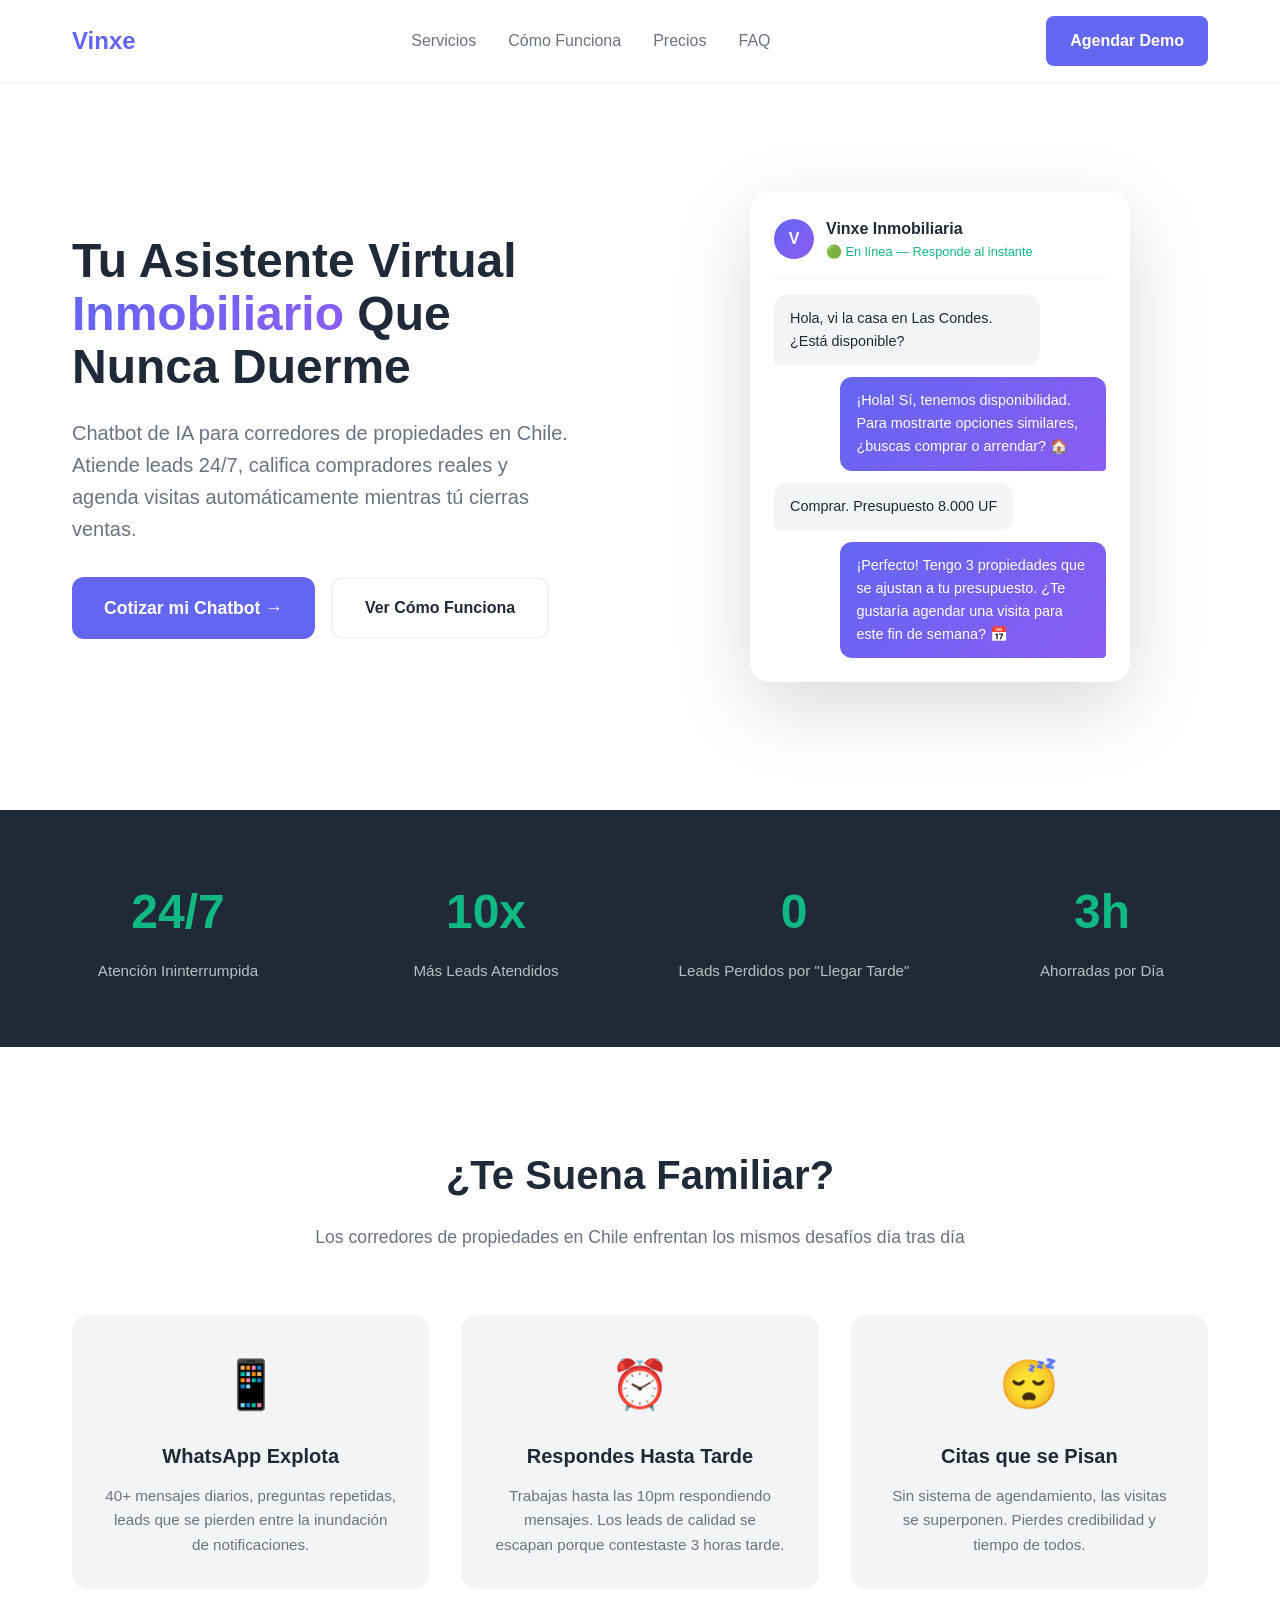
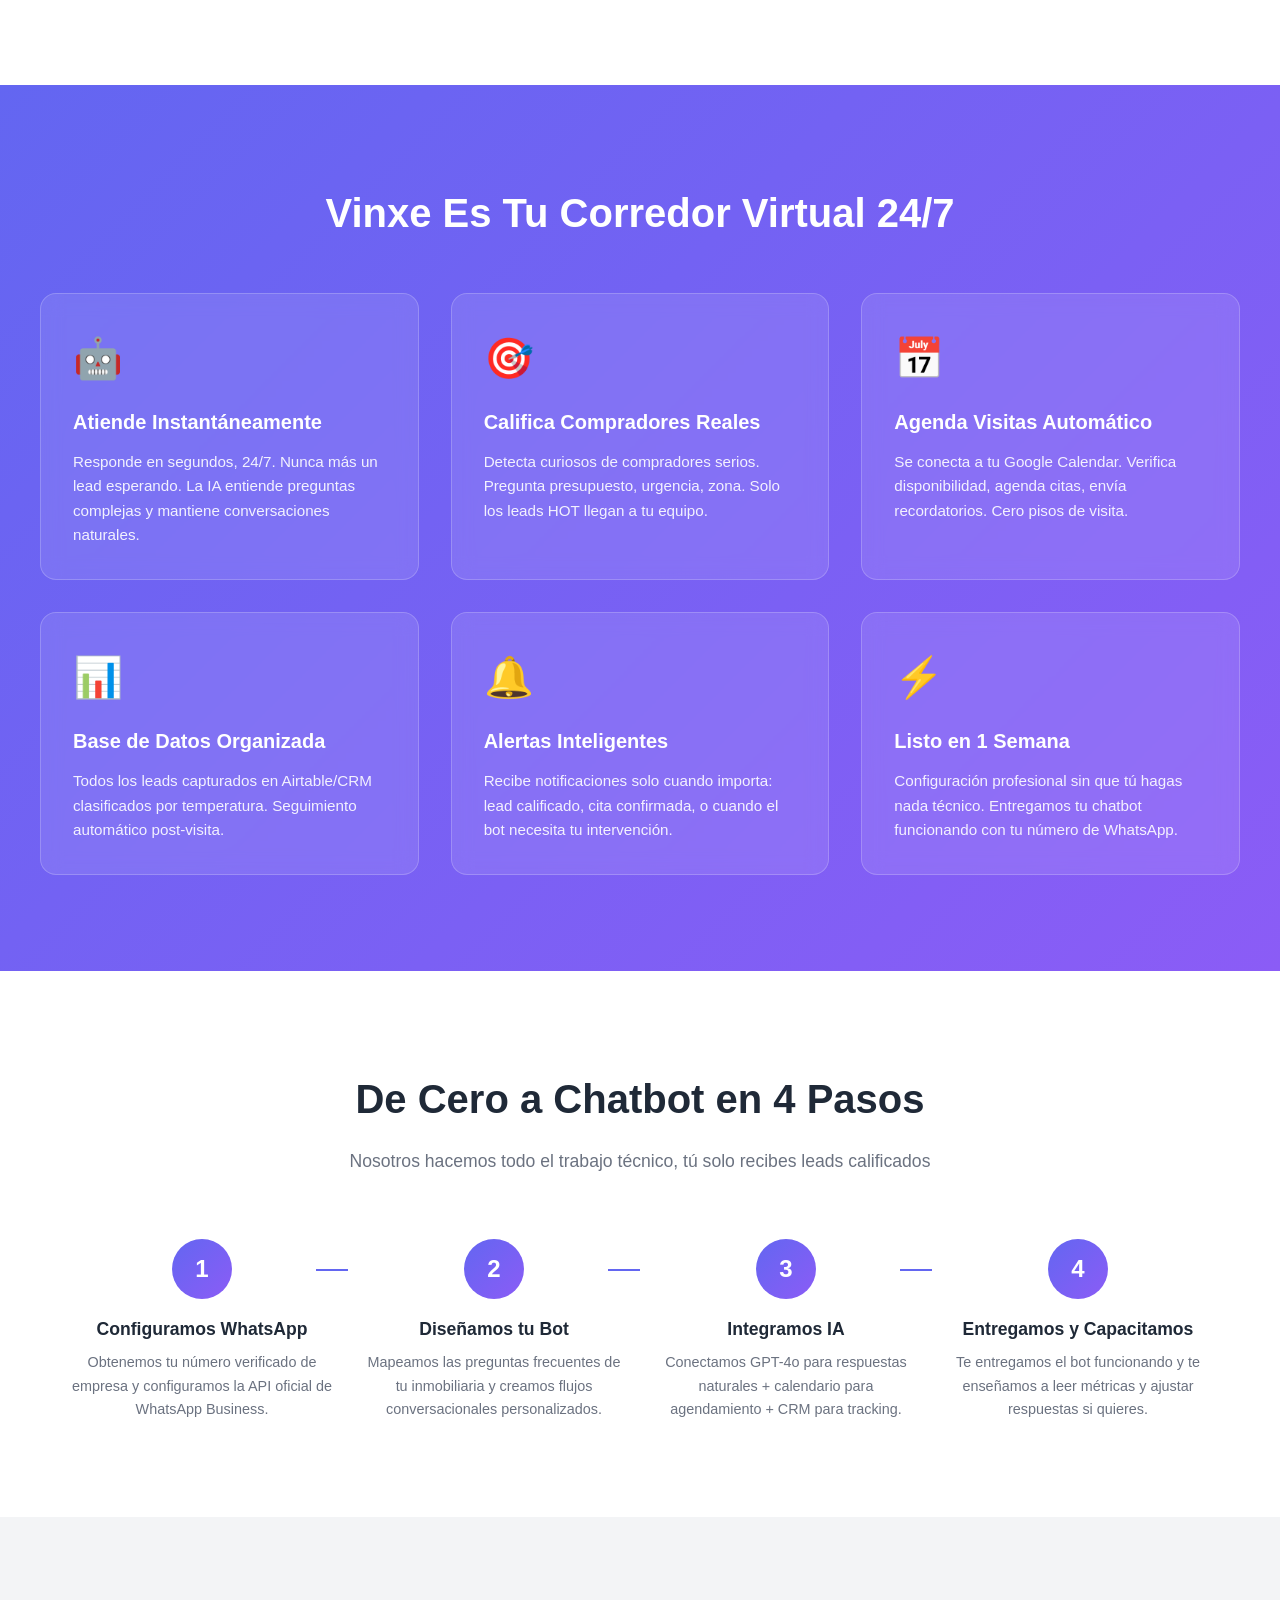
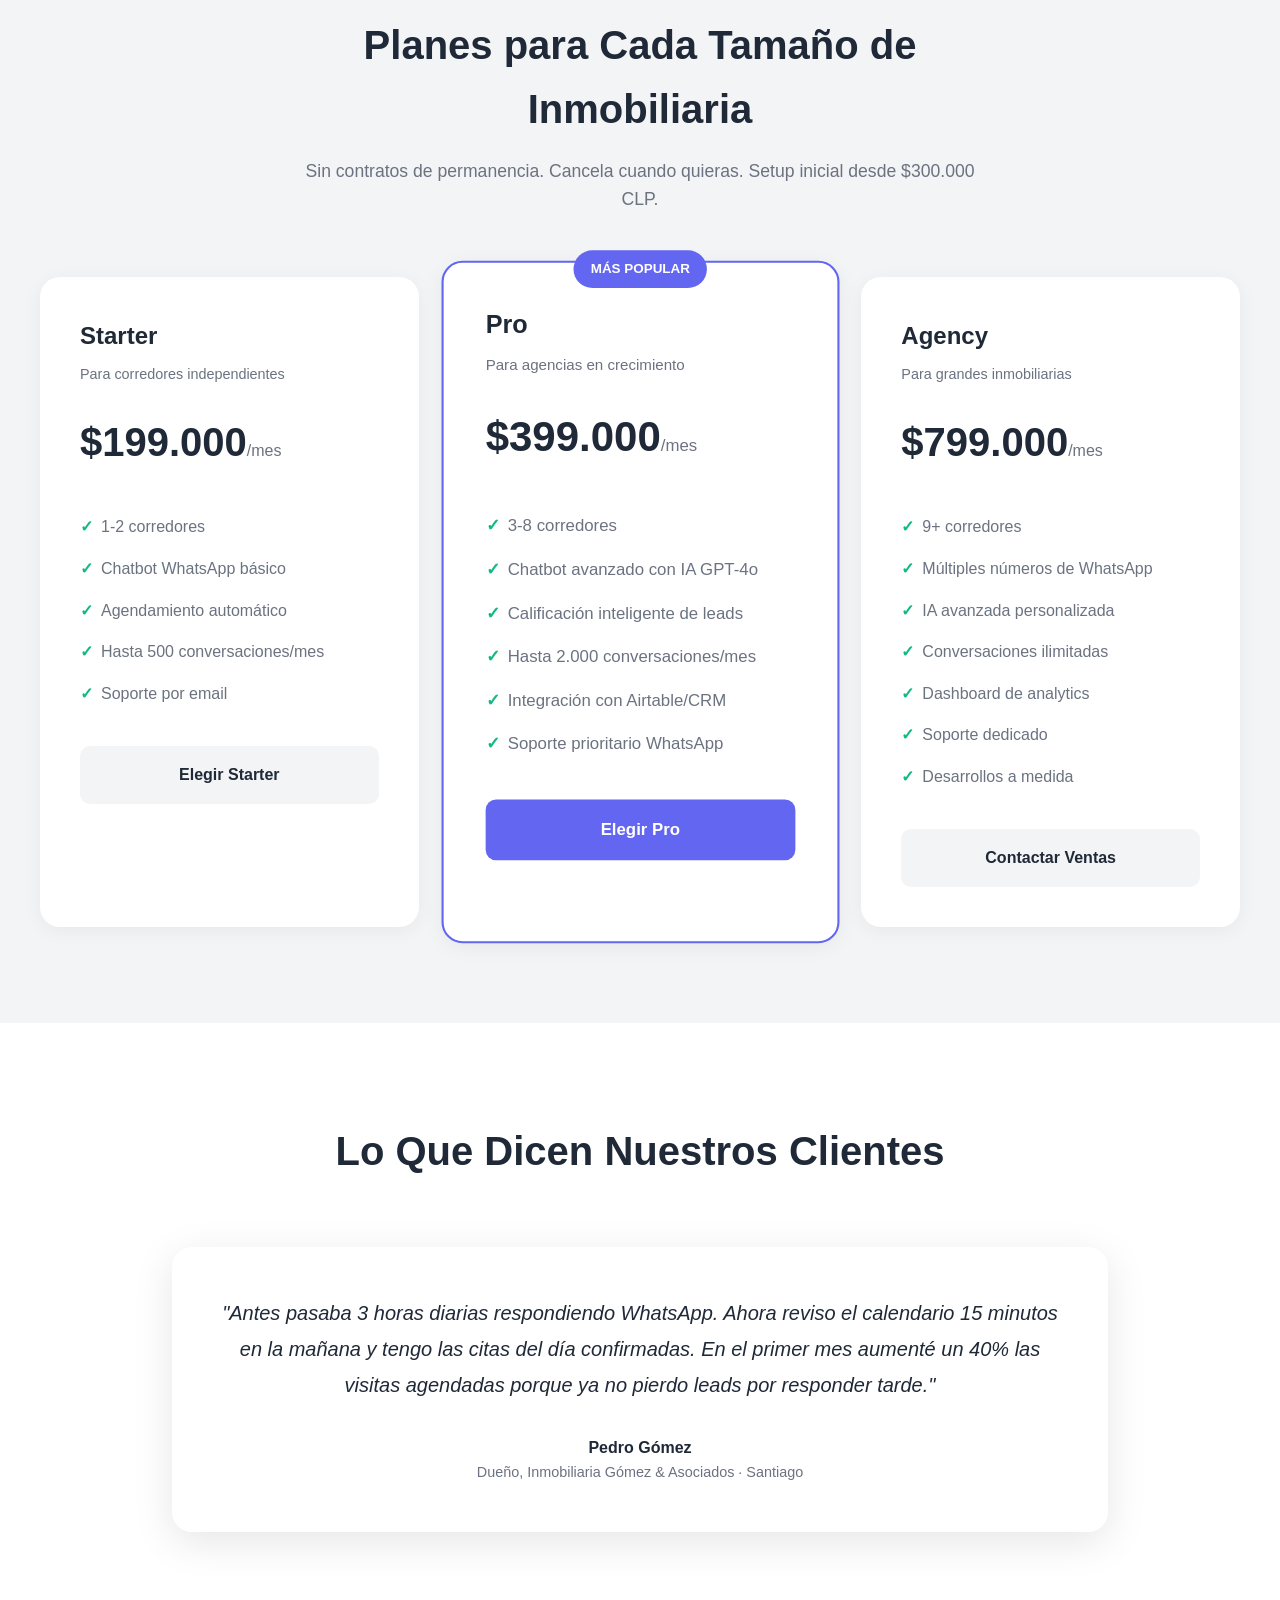
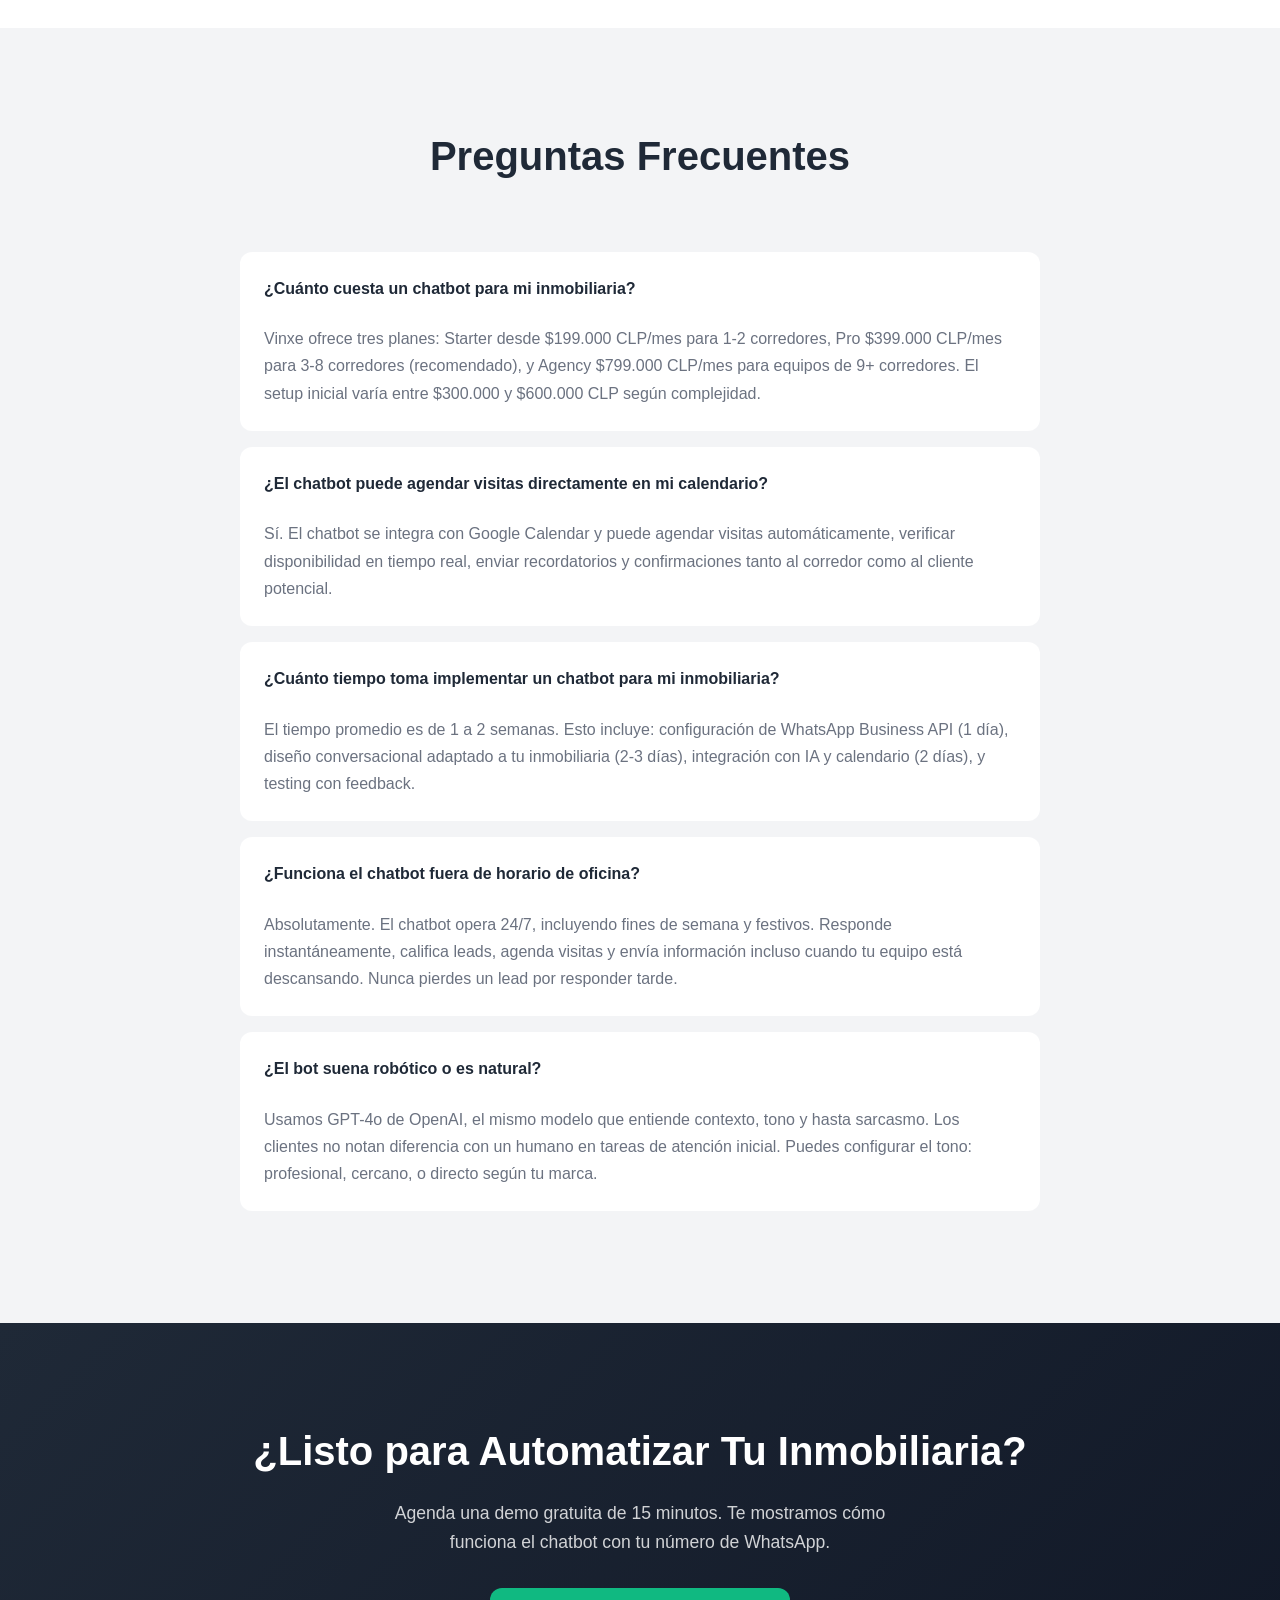
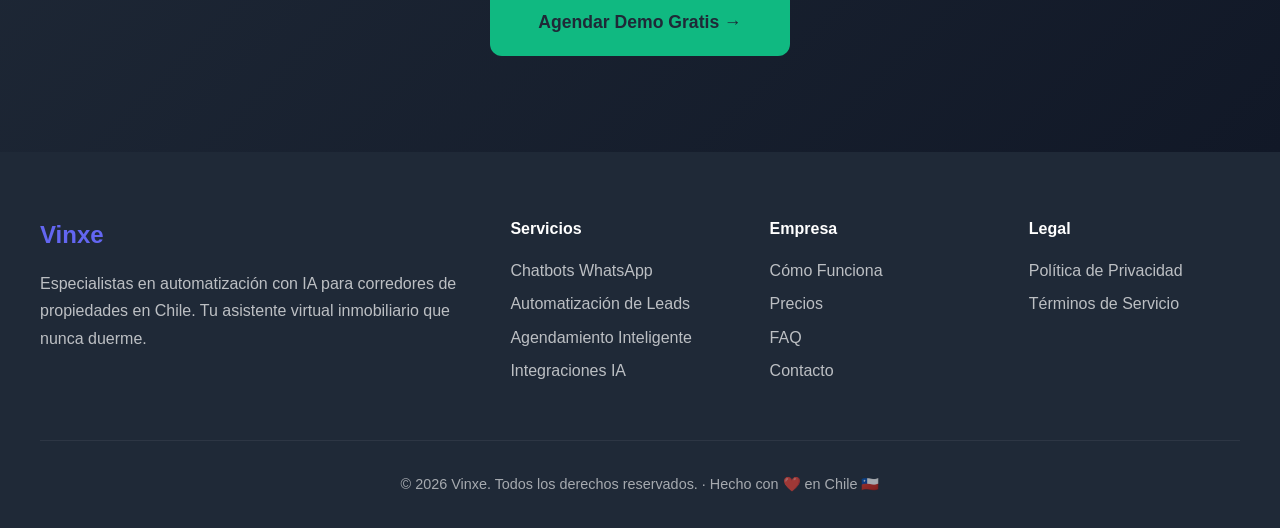
<file: vinxe-landing-inmobiliaria.html>
<!DOCTYPE html>
<html lang="es-CL">
<head>
    <meta charset="UTF-8">
    <meta name="viewport" content="width=device-width, initial-scale=1.0">
    
    <!-- SEO Meta Tags -->
    <title>Vinxe — Chatbots IA para Corredores de Propiedades | Chile</title>
    <meta name="description" content="Automatización con IA para corredores de propiedades en Chile. Chatbot WhatsApp que atiende leads 24/7, califica compradores y agenda visitas. Desde $199K/mes.">
    <meta name="keywords" content="chatbot inmobiliaria, automatización corredores propiedades, IA inmobiliaria Chile, WhatsApp Business inmobiliaria, chatbot corredor propiedades">
    <meta name="author" content="Vinxe">
    <meta name="robots" content="index, follow">
    <link rel="canonical" href="https://vynxe.cl/">
    
    <!-- Open Graph / Facebook -->
    <meta property="og:type" content="website">
    <meta property="og:url" content="https://vynxe.cl/">
    <meta property="og:title" content="Vinxe — Automatizamos Corredores de Propiedades con IA">
    <meta property="og:description" content="Tu asistente virtual inmobiliario atiende leads 24/7, califica compradores y agenda visitas automáticamente. Especialistas en inmobiliarias chilenas.">
    <meta property="og:image" content="https://vynxe.cl/og-image.jpg">
    <meta property="og:locale" content="es_CL">
    <meta property="og:site_name" content="Vinxe">
    
    <!-- Twitter -->
    <meta name="twitter:card" content="summary_large_image">
    <meta name="twitter:url" content="https://vynxe.cl/">
    <meta name="twitter:title" content="Vinxe — Chatbots IA para Corredores de Propiedades">
    <meta name="twitter:description" content="Automatiza tu inmobiliaria con IA. Chatbot WhatsApp que atiende 24/7, califica leads y agenda visitas.">
    <meta name="twitter:image" content="https://vynxe.cl/og-image.jpg">
    
    <!-- Favicon -->
    <link rel="icon" type="image/svg+xml" href="/favicon.svg">
    <link rel="apple-touch-icon" sizes="180x180" href="/apple-touch-icon.png">
    
    <!-- Schema.org Markup -->
    <script type="application/ld+json">
    {
        "@context": "https://schema.org",
        "@type": "Organization",
        "name": "Vinxe",
        "alternateName": "Vinxe Agencia de Automatización",
        "url": "https://vynxe.cl",
        "logo": "https://vynxe.cl/logo.png",
        "description": "Agencia especializada en automatización con IA para corredores de propiedades en Chile. Chatbots WhatsApp, flujos automatizados y integraciones.",
        "address": {
            "@type": "PostalAddress",
            "addressCountry": "CL",
            "addressLocality": "Santiago"
        },
        "areaServed": {
            "@type": "Country",
            "name": "Chile"
        },
        "serviceType": [
            "Automatización Inmobiliaria",
            "Chatbots WhatsApp",
            "Integraciones IA",
            "Automatización de Procesos"
        ],
        "priceRange": "$199.000 - $799.000 CLP",
        "sameAs": [
            "https://instagram.com/vinxe.cl",
            "https://linkedin.com/company/vinxe"
        ]
    }
    </script>
    
    <!-- LocalBusiness Schema -->
    <script type="application/ld+json">
    {
        "@context": "https://schema.org",
        "@type": "LocalBusiness",
        "name": "Vinxe",
        "description": "Especialistas en automatización con IA para el sector inmobiliario chileno",
        "url": "https://vynxe.cl",
        "telephone": "+56-9-XXXX-XXXX",
        "email": "hola@vynxe.cl",
        "address": {
            "@type": "PostalAddress",
            "addressCountry": "CL",
            "addressLocality": "Santiago",
            "addressRegion": "RM"
        },
        "geo": {
            "@type": "GeoCoordinates",
            "latitude": "-33.4489",
            "longitude": "-70.6693"
        },
        "openingHours": ["Mo-Fr 09:00-18:00"],
        "priceRange": "$199.000 - $799.000 CLP",
        "currenciesAccepted": "CLP",
        "paymentAccepted": "Transferencia, WebPay"
    }
    </script>
    
    <!-- FAQ Schema -->
    <script type="application/ld+json">
    {
        "@context": "https://schema.org",
        "@type": "FAQPage",
        "mainEntity": [{
            "@type": "Question",
            "name": "¿Cuánto cuesta un chatbot para mi inmobiliaria?",
            "acceptedAnswer": {
                "@type": "Answer",
                "text": "Vinxe ofrece tres planes: Starter desde $199.000 CLP/mes para 1-2 corredores, Pro $399.000 CLP/mes para 3-8 corredores (recomendado), y Agency $799.000 CLP/mes para equipos de 9+ corredores. El setup inicial varía entre $300.000 y $600.000 CLP según complejidad."
            }
        }, {
            "@type": "Question",
            "name": "¿El chatbot puede agendar visitas directamente en mi calendario?",
            "acceptedAnswer": {
                "@type": "Answer",
                "text": "Sí. El chatbot se integra con Google Calendar y puede agendar visitas automáticamente, verificar disponibilidad en tiempo real, enviar recordatorios y confirmaciones tanto al corredor como al cliente potencial."
            }
        }, {
            "@type": "Question",
            "name": "¿Cuánto tiempo toma implementar un chatbot para mi inmobiliaria?",
            "acceptedAnswer": {
                "@type": "Answer",
                "text": "El tiempo promedio es de 1 a 2 semanas. Esto incluye: configuración de WhatsApp Business API (1 día), diseño conversacional adaptado a tu inmobiliaria (2-3 días), integración con IA y calendario (2 días), y testing con feedback."
            }
        }, {
            "@type": "Question",
            "name": "¿Funciona el chatbot fuera de horario de oficina?",
            "acceptedAnswer": {
                "@type": "Answer",
                "text": "Absolutamente. El chatbot opera 24/7, incluyendo fines de semana y festivos. Responde instantáneamente, califica leads, agenda visitas y envía información incluso cuando tu equipo está descansando. Nunca pierdes un lead por responder tarde."
            }
        }]
    }
    </script>
    
    <style>
        :root {
            --primary: #6366F1;
            --primary-dark: #4F46E5;
            --secondary: #8B5CF6;
            --accent: #10B981;
            --dark: #1F2937;
            --gray: #6B7280;
            --light: #F3F4F6;
            --white: #FFFFFF;
        }
        
        * {
            margin: 0;
            padding: 0;
            box-sizing: border-box;
        }
        
        body {
            font-family: -apple-system, BlinkMacSystemFont, 'Segoe UI', Roboto, 'Helvetica Neue', Arial, sans-serif;
            line-height: 1.6;
            color: var(--dark);
            background: var(--white);
        }
        
        /* Header & Navigation */
        header {
            position: fixed;
            top: 0;
            width: 100%;
            background: rgba(255, 255, 255, 0.95);
            backdrop-filter: blur(10px);
            z-index: 1000;
            border-bottom: 1px solid var(--light);
        }
        
        nav {
            max-width: 1200px;
            margin: 0 auto;
            padding: 1rem 2rem;
            display: flex;
            justify-content: space-between;
            align-items: center;
        }
        
        .logo {
            font-size: 1.5rem;
            font-weight: 800;
            color: var(--primary);
            text-decoration: none;
        }
        
        .nav-links {
            display: flex;
            gap: 2rem;
            list-style: none;
        }
        
        .nav-links a {
            color: var(--gray);
            text-decoration: none;
            font-weight: 500;
            transition: color 0.3s;
        }
        
        .nav-links a:hover {
            color: var(--primary);
        }
        
        .nav-cta {
            background: var(--primary);
            color: var(--white);
            padding: 0.75rem 1.5rem;
            border-radius: 8px;
            text-decoration: none;
            font-weight: 600;
            transition: background 0.3s;
        }
        
        .nav-cta:hover {
            background: var(--primary-dark);
        }
        
        /* Hero Section */
        .hero {
            padding: 8rem 2rem 4rem;
            max-width: 1200px;
            margin: 0 auto;
            display: grid;
            grid-template-columns: 1fr 1fr;
            gap: 4rem;
            align-items: center;
            min-height: 90vh;
        }
        
        .hero-content h1 {
            font-size: 3rem;
            font-weight: 800;
            line-height: 1.1;
            margin-bottom: 1.5rem;
            color: var(--dark);
        }
        
        .hero-content h1 span {
            background: linear-gradient(135deg, var(--primary), var(--secondary));
            -webkit-background-clip: text;
            -webkit-text-fill-color: transparent;
            background-clip: text;
        }
        
        .hero-subtitle {
            font-size: 1.25rem;
            color: var(--gray);
            margin-bottom: 2rem;
            max-width: 500px;
        }
        
        .hero-cta {
            display: flex;
            gap: 1rem;
            flex-wrap: wrap;
        }
        
        .btn-primary {
            background: var(--primary);
            color: var(--white);
            padding: 1rem 2rem;
            border-radius: 12px;
            text-decoration: none;
            font-weight: 600;
            font-size: 1.1rem;
            transition: all 0.3s;
            display: inline-flex;
            align-items: center;
            gap: 0.5rem;
        }
        
        .btn-primary:hover {
            background: var(--primary-dark);
            transform: translateY(-2px);
            box-shadow: 0 10px 40px rgba(99, 102, 241, 0.3);
        }
        
        .btn-secondary {
            background: var(--white);
            color: var(--dark);
            padding: 1rem 2rem;
            border-radius: 12px;
            text-decoration: none;
            font-weight: 600;
            border: 2px solid var(--light);
            transition: all 0.3s;
        }
        
        .btn-secondary:hover {
            border-color: var(--primary);
            color: var(--primary);
        }
        
        .hero-visual {
            position: relative;
        }
        
        .chat-preview {
            background: var(--white);
            border-radius: 20px;
            box-shadow: 0 25px 80px rgba(0, 0, 0, 0.15);
            padding: 1.5rem;
            max-width: 380px;
            margin: 0 auto;
        }
        
        .chat-header {
            display: flex;
            align-items: center;
            gap: 0.75rem;
            padding-bottom: 1rem;
            border-bottom: 1px solid var(--light);
            margin-bottom: 1rem;
        }
        
        .chat-avatar {
            width: 40px;
            height: 40px;
            background: linear-gradient(135deg, var(--primary), var(--secondary));
            border-radius: 50%;
            display: flex;
            align-items: center;
            justify-content: center;
            color: var(--white);
            font-weight: 700;
        }
        
        .chat-name {
            font-weight: 600;
            color: var(--dark);
        }
        
        .chat-status {
            font-size: 0.8rem;
            color: var(--accent);
            display: flex;
            align-items: center;
            gap: 0.25rem;
        }
        
        .chat-messages {
            display: flex;
            flex-direction: column;
            gap: 0.75rem;
        }
        
        .message {
            max-width: 80%;
            padding: 0.75rem 1rem;
            border-radius: 12px;
            font-size: 0.9rem;
        }
        
        .message.incoming {
            background: var(--light);
            align-self: flex-start;
            border-bottom-left-radius: 4px;
        }
        
        .message.outgoing {
            background: linear-gradient(135deg, var(--primary), var(--secondary));
            color: var(--white);
            align-self: flex-end;
            border-bottom-right-radius: 4px;
        }
        
        /* Stats Section */
        .stats {
            background: var(--dark);
            color: var(--white);
            padding: 4rem 2rem;
        }
        
        .stats-container {
            max-width: 1200px;
            margin: 0 auto;
            display: grid;
            grid-template-columns: repeat(4, 1fr);
            gap: 2rem;
            text-align: center;
        }
        
        .stat-item h3 {
            font-size: 3rem;
            font-weight: 800;
            color: var(--accent);
            margin-bottom: 0.5rem;
        }
        
        .stat-item p {
            color: rgba(255, 255, 255, 0.7);
            font-size: 0.95rem;
        }
        
        /* Problem Section */
        .problem {
            padding: 6rem 2rem;
            max-width: 1200px;
            margin: 0 auto;
        }
        
        .section-header {
            text-align: center;
            max-width: 700px;
            margin: 0 auto 4rem;
        }
        
        .section-header h2 {
            font-size: 2.5rem;
            font-weight: 700;
            margin-bottom: 1rem;
            color: var(--dark);
        }
        
        .section-header p {
            color: var(--gray);
            font-size: 1.1rem;
        }
        
        .problem-grid {
            display: grid;
            grid-template-columns: repeat(3, 1fr);
            gap: 2rem;
        }
        
        .problem-card {
            background: var(--light);
            padding: 2rem;
            border-radius: 16px;
            text-align: center;
        }
        
        .problem-icon {
            font-size: 3rem;
            margin-bottom: 1rem;
        }
        
        .problem-card h3 {
            font-size: 1.25rem;
            margin-bottom: 0.75rem;
            color: var(--dark);
        }
        
        .problem-card p {
            color: var(--gray);
            font-size: 0.95rem;
        }
        
        /* Solution Section */
        .solution {
            background: linear-gradient(135deg, var(--primary), var(--secondary));
            padding: 6rem 2rem;
            color: var(--white);
        }
        
        .solution-container {
            max-width: 1200px;
            margin: 0 auto;
        }
        
        .solution h2 {
            text-align: center;
            font-size: 2.5rem;
            margin-bottom: 3rem;
        }
        
        .features-grid {
            display: grid;
            grid-template-columns: repeat(3, 1fr);
            gap: 2rem;
        }
        
        .feature-card {
            background: rgba(255, 255, 255, 0.1);
            backdrop-filter: blur(10px);
            padding: 2rem;
            border-radius: 16px;
            border: 1px solid rgba(255, 255, 255, 0.2);
        }
        
        .feature-icon {
            font-size: 2.5rem;
            margin-bottom: 1rem;
        }
        
        .feature-card h3 {
            font-size: 1.25rem;
            margin-bottom: 0.75rem;
        }
        
        .feature-card p {
            opacity: 0.9;
            font-size: 0.95rem;
            line-height: 1.6;
        }
        
        /* How It Works */
        .how-it-works {
            padding: 6rem 2rem;
            max-width: 1200px;
            margin: 0 auto;
        }
        
        .steps {
            display: grid;
            grid-template-columns: repeat(4, 1fr);
            gap: 2rem;
            margin-top: 3rem;
        }
        
        .step {
            text-align: center;
            position: relative;
        }
        
        .step:not(:last-child)::after {
            content: '';
            position: absolute;
            top: 30px;
            right: -1rem;
            width: 2rem;
            height: 2px;
            background: var(--primary);
        }
        
        .step-number {
            width: 60px;
            height: 60px;
            background: linear-gradient(135deg, var(--primary), var(--secondary));
            color: var(--white);
            border-radius: 50%;
            display: flex;
            align-items: center;
            justify-content: center;
            font-size: 1.5rem;
            font-weight: 700;
            margin: 0 auto 1rem;
        }
        
        .step h3 {
            font-size: 1.1rem;
            margin-bottom: 0.5rem;
            color: var(--dark);
        }
        
        .step p {
            color: var(--gray);
            font-size: 0.9rem;
        }
        
        /* Pricing */
        .pricing {
            padding: 6rem 2rem;
            background: var(--light);
        }
        
        .pricing-container {
            max-width: 1200px;
            margin: 0 auto;
        }
        
        .pricing-grid {
            display: grid;
            grid-template-columns: repeat(3, 1fr);
            gap: 2rem;
            margin-top: 3rem;
        }
        
        .pricing-card {
            background: var(--white);
            border-radius: 20px;
            padding: 2.5rem;
            box-shadow: 0 4px 20px rgba(0, 0, 0, 0.05);
            position: relative;
        }
        
        .pricing-card.popular {
            border: 2px solid var(--primary);
            transform: scale(1.05);
        }
        
        .popular-badge {
            position: absolute;
            top: -12px;
            left: 50%;
            transform: translateX(-50%);
            background: var(--primary);
            color: var(--white);
            padding: 0.5rem 1rem;
            border-radius: 20px;
            font-size: 0.8rem;
            font-weight: 600;
        }
        
        .pricing-card h3 {
            font-size: 1.5rem;
            margin-bottom: 0.5rem;
            color: var(--dark);
        }
        
        .pricing-card .subtitle {
            color: var(--gray);
            font-size: 0.9rem;
            margin-bottom: 1.5rem;
        }
        
        .price {
            font-size: 2.5rem;
            font-weight: 800;
            color: var(--dark);
            margin-bottom: 0.25rem;
        }
        
        .price span {
            font-size: 1rem;
            font-weight: 400;
            color: var(--gray);
        }
        
        .pricing-card ul {
            list-style: none;
            margin: 2rem 0;
        }
        
        .pricing-card li {
            padding: 0.5rem 0;
            color: var(--gray);
            display: flex;
            align-items: center;
            gap: 0.5rem;
        }
        
        .pricing-card li::before {
            content: '✓';
            color: var(--accent);
            font-weight: 700;
        }
        
        .pricing-cta {
            display: block;
            text-align: center;
            padding: 1rem;
            border-radius: 10px;
            text-decoration: none;
            font-weight: 600;
            transition: all 0.3s;
        }
        
        .pricing-card.popular .pricing-cta {
            background: var(--primary);
            color: var(--white);
        }
        
        .pricing-card:not(.popular) .pricing-cta {
            background: var(--light);
            color: var(--dark);
        }
        
        /* Testimonials */
        .testimonials {
            padding: 6rem 2rem;
            max-width: 1000px;
            margin: 0 auto;
        }
        
        .testimonial {
            background: var(--white);
            padding: 3rem;
            border-radius: 20px;
            box-shadow: 0 10px 40px rgba(0, 0, 0, 0.1);
            text-align: center;
        }
        
        .testimonial-text {
            font-size: 1.25rem;
            color: var(--dark);
            margin-bottom: 2rem;
            font-style: italic;
            line-height: 1.8;
        }
        
        .testimonial-author {
            font-weight: 700;
            color: var(--dark);
        }
        
        .testimonial-role {
            color: var(--gray);
            font-size: 0.9rem;
        }
        
        /* FAQ Section */
        .faq {
            padding: 6rem 2rem;
            background: var(--light);
        }
        
        .faq-container {
            max-width: 800px;
            margin: 0 auto;
        }
        
        .faq-item {
            background: var(--white);
            border-radius: 12px;
            margin-bottom: 1rem;
            overflow: hidden;
        }
        
        .faq-question {
            padding: 1.5rem;
            font-weight: 600;
            color: var(--dark);
            cursor: pointer;
            display: flex;
            justify-content: space-between;
            align-items: center;
        }
        
        .faq-answer {
            padding: 0 1.5rem 1.5rem;
            color: var(--gray);
            line-height: 1.7;
        }
        
        /* CTA Section */
        .cta-section {
            background: linear-gradient(135deg, var(--dark), #111827);
            color: var(--white);
            padding: 6rem 2rem;
            text-align: center;
        }
        
        .cta-section h2 {
            font-size: 2.5rem;
            margin-bottom: 1rem;
        }
        
        .cta-section p {
            opacity: 0.8;
            font-size: 1.1rem;
            margin-bottom: 2rem;
            max-width: 500px;
            margin-left: auto;
            margin-right: auto;
        }
        
        .cta-large {
            background: var(--accent);
            color: var(--dark);
            padding: 1.25rem 3rem;
            border-radius: 12px;
            text-decoration: none;
            font-weight: 700;
            font-size: 1.1rem;
            display: inline-block;
            transition: all 0.3s;
        }
        
        .cta-large:hover {
            transform: translateY(-2px);
            box-shadow: 0 10px 40px rgba(16, 185, 129, 0.3);
        }
        
        /* Footer */
        footer {
            background: var(--dark);
            color: var(--white);
            padding: 4rem 2rem 2rem;
        }
        
        .footer-container {
            max-width: 1200px;
            margin: 0 auto;
            display: grid;
            grid-template-columns: 2fr 1fr 1fr 1fr;
            gap: 3rem;
        }
        
        .footer-brand h3 {
            font-size: 1.5rem;
            margin-bottom: 1rem;
            color: var(--primary);
        }
        
        .footer-brand p {
            opacity: 0.7;
            line-height: 1.7;
        }
        
        .footer-links h4 {
            margin-bottom: 1rem;
            font-size: 1rem;
        }
        
        .footer-links ul {
            list-style: none;
        }
        
        .footer-links li {
            margin-bottom: 0.5rem;
        }
        
        .footer-links a {
            color: rgba(255, 255, 255, 0.7);
            text-decoration: none;
            transition: color 0.3s;
        }
        
        .footer-links a:hover {
            color: var(--white);
        }
        
        .footer-bottom {
            max-width: 1200px;
            margin: 3rem auto 0;
            padding-top: 2rem;
            border-top: 1px solid rgba(255, 255, 255, 0.1);
            text-align: center;
            opacity: 0.6;
            font-size: 0.9rem;
        }
        
        /* Mobile Responsive */
        @media (max-width: 1024px) {
            .hero {
                grid-template-columns: 1fr;
                text-align: center;
                gap: 3rem;
            }
            
            .hero-content h1 {
                font-size: 2.5rem;
            }
            
            .hero-subtitle {
                margin-left: auto;
                margin-right: auto;
            }
            
            .hero-cta {
                justify-content: center;
            }
            
            .stats-container,
            .problem-grid,
            .features-grid,
            .pricing-grid {
                grid-template-columns: repeat(2, 1fr);
            }
            
            .steps {
                grid-template-columns: repeat(2, 1fr);
            }
            
            .step:not(:last-child)::after {
                display: none;
            }
            
            .footer-container {
                grid-template-columns: repeat(2, 1fr);
            }
        }
        
        @media (max-width: 640px) {
            .nav-links {
                display: none;
            }
            
            .hero {
                padding: 6rem 1.5rem 3rem;
            }
            
            .hero-content h1 {
                font-size: 2rem;
            }
            
            .stats-container,
            .problem-grid,
            .features-grid,
            .pricing-grid,
            .steps {
                grid-template-columns: 1fr;
            }
            
            .pricing-card.popular {
                transform: none;
            }
            
            .section-header h2,
            .solution h2,
            .cta-section h2 {
                font-size: 1.75rem;
            }
            
            .footer-container {
                grid-template-columns: 1fr;
                text-align: center;
            }
        }
    </style>
</head>
<body>
    <!-- Header -->
    <header>
        <nav>
            <a href="/" class="logo">Vinxe</a>
            <ul class="nav-links">
                <li><a href="#servicios">Servicios</a></li>
                <li><a href="#como-funciona">Cómo Funciona</a></li>
                <li><a href="#precios">Precios</a></li>
                <li><a href="#faq">FAQ</a></li>
            </ul>
            <a href="#contacto" class="nav-cta">Agendar Demo</a>
        </nav>
    </header>

    <!-- Hero Section -->
    <section class="hero">
        <div class="hero-content">
            <h1>Tu Asistente Virtual <span>Inmobiliario</span> Que Nunca Duerme</h1>
            <p class="hero-subtitle">Chatbot de IA para corredores de propiedades en Chile. Atiende leads 24/7, califica compradores reales y agenda visitas automáticamente mientras tú cierras ventas.</p>
            <div class="hero-cta">
                <a href="#contacto" class="btn-primary">Cotizar mi Chatbot →</a>
                <a href="#como-funciona" class="btn-secondary">Ver Cómo Funciona</a>
            </div>
        </div>
        <div class="hero-visual">
            <div class="chat-preview">
                <div class="chat-header">
                    <div class="chat-avatar">V</div>
                    <div>
                        <div class="chat-name">Vinxe Inmobiliaria</div>
                        <div class="chat-status">🟢 En línea — Responde al instante</div>
                    </div>
                </div>
                <div class="chat-messages">
                    <div class="message incoming">Hola, vi la casa en Las Condes. ¿Está disponible?</div>
                    <div class="message outgoing">¡Hola! Sí, tenemos disponibilidad. Para mostrarte opciones similares, ¿buscas comprar o arrendar? 🏠</div>
                    <div class="message incoming">Comprar. Presupuesto 8.000 UF</div>
                    <div class="message outgoing">¡Perfecto! Tengo 3 propiedades que se ajustan a tu presupuesto. ¿Te gustaría agendar una visita para este fin de semana? 📅</div>
                </div>
            </div>
        </div>
    </section>

    <!-- Stats Section -->
    <section class="stats">
        <div class="stats-container">
            <div class="stat-item">
                <h3>24/7</h3>
                <p>Atención Ininterrumpida</p>
            </div>
            <div class="stat-item">
                <h3>10x</h3>
                <p>Más Leads Atendidos</p>
            </div>
            <div class="stat-item">
                <h3>0</h3>
                <p>Leads Perdidos por "Llegar Tarde"</p>
            </div>
            <div class="stat-item">
                <h3>3h</h3>
                <p>Ahorradas por Día</p>
            </div>
        </div>
    </section>

    <!-- Problem Section -->
    <section class="problem" id="problema">
        <div class="section-header">
            <h2>¿Te Suena Familiar?</h2>
            <p>Los corredores de propiedades en Chile enfrentan los mismos desafíos día tras día</p>
        </div>
        <div class="problem-grid">
            <div class="problem-card">
                <div class="problem-icon">📱</div>
                <h3>WhatsApp Explota</h3>
                <p>40+ mensajes diarios, preguntas repetidas, leads que se pierden entre la inundación de notificaciones.</p>
            </div>
            <div class="problem-card">
                <div class="problem-icon">⏰</div>
                <h3>Respondes Hasta Tarde</h3>
                <p>Trabajas hasta las 10pm respondiendo mensajes. Los leads de calidad se escapan porque contestaste 3 horas tarde.</p>
            </div>
            <div class="problem-card">
                <div class="problem-icon">😴</div>
                <h3>Citas que se Pisan</h3>
                <p>Sin sistema de agendamiento, las visitas se superponen. Pierdes credibilidad y tiempo de todos.</p>
            </div>
        </div>
    </section>

    <!-- Solution Section -->
    <section class="solution" id="servicios">
        <div class="solution-container">
            <h2>Vinxe Es Tu Corredor Virtual 24/7</h2>
            <div class="features-grid">
                <div class="feature-card">
                    <div class="feature-icon">🤖</div>
                    <h3>Atiende Instantáneamente</h3>
                    <p>Responde en segundos, 24/7. Nunca más un lead esperando. La IA entiende preguntas complejas y mantiene conversaciones naturales.</p>
                </div>
                <div class="feature-card">
                    <div class="feature-icon">🎯</div>
                    <h3>Califica Compradores Reales</h3>
                    <p>Detecta curiosos de compradores serios. Pregunta presupuesto, urgencia, zona. Solo los leads HOT llegan a tu equipo.</p>
                </div>
                <div class="feature-card">
                    <div class="feature-icon">📅</div>
                    <h3>Agenda Visitas Automático</h3>
                    <p>Se conecta a tu Google Calendar. Verifica disponibilidad, agenda citas, envía recordatorios. Cero pisos de visita.</p>
                </div>
                <div class="feature-card">
                    <div class="feature-icon">📊</div>
                    <h3>Base de Datos Organizada</h3>
                    <p>Todos los leads capturados en Airtable/CRM clasificados por temperatura. Seguimiento automático post-visita.</p>
                </div>
                <div class="feature-card">
                    <div class="feature-icon">🔔</div>
                    <h3>Alertas Inteligentes</h3>
                    <p>Recibe notificaciones solo cuando importa: lead calificado, cita confirmada, o cuando el bot necesita tu intervención.</p>
                </div>
                <div class="feature-card">
                    <div class="feature-icon">⚡</div>
                    <h3>Listo en 1 Semana</h3>
                    <p>Configuración profesional sin que tú hagas nada técnico. Entregamos tu chatbot funcionando con tu número de WhatsApp.</p>
                </div>
            </div>
        </div>
    </section>

    <!-- How It Works -->
    <section class="how-it-works" id="como-funciona">
        <div class="section-header">
            <h2>De Cero a Chatbot en 4 Pasos</h2>
            <p>Nosotros hacemos todo el trabajo técnico, tú solo recibes leads calificados</p>
        </div>
        <div class="steps">
            <div class="step">
                <div class="step-number">1</div>
                <h3>Configuramos WhatsApp</h3>
                <p>Obtenemos tu número verificado de empresa y configuramos la API oficial de WhatsApp Business.</p>
            </div>
            <div class="step">
                <div class="step-number">2</div>
                <h3>Diseñamos tu Bot</h3>
                <p>Mapeamos las preguntas frecuentes de tu inmobiliaria y creamos flujos conversacionales personalizados.</p>
            </div>
            <div class="step">
                <div class="step-number">3</div>
                <h3>Integramos IA</h3>
                <p>Conectamos GPT-4o para respuestas naturales + calendario para agendamiento + CRM para tracking.</p>
            </div>
            <div class="step">
                <div class="step-number">4</div>
                <h3>Entregamos y Capacitamos</h3>
                <p>Te entregamos el bot funcionando y te enseñamos a leer métricas y ajustar respuestas si quieres.</p>
            </div>
        </div>
    </section>

    <!-- Pricing -->
    <section class="pricing" id="precios">
        <div class="pricing-container">
            <div class="section-header">
                <h2>Planes para Cada Tamaño de Inmobiliaria</h2>
                <p>Sin contratos de permanencia. Cancela cuando quieras. Setup inicial desde $300.000 CLP.</p>
            </div>
            <div class="pricing-grid">
                <div class="pricing-card">
                    <h3>Starter</h3>
                    <p class="subtitle">Para corredores independientes</p>
                    <div class="price">$199.000<span>/mes</span></div>
                    <ul>
                        <li>1-2 corredores</li>
                        <li>Chatbot WhatsApp básico</li>
                        <li>Agendamiento automático</li>
                        <li>Hasta 500 conversaciones/mes</li>
                        <li>Soporte por email</li>
                    </ul>
                    <a href="#contacto" class="pricing-cta">Elegir Starter</a>
                </div>
                <div class="pricing-card popular">
                    <span class="popular-badge">MÁS POPULAR</span>
                    <h3>Pro</h3>
                    <p class="subtitle">Para agencias en crecimiento</p>
                    <div class="price">$399.000<span>/mes</span></div>
                    <ul>
                        <li>3-8 corredores</li>
                        <li>Chatbot avanzado con IA GPT-4o</li>
                        <li>Calificación inteligente de leads</li>
                        <li>Hasta 2.000 conversaciones/mes</li>
                        <li>Integración con Airtable/CRM</li>
                        <li>Soporte prioritario WhatsApp</li>
                    </ul>
                    <a href="#contacto" class="pricing-cta">Elegir Pro</a>
                </div>
                <div class="pricing-card">
                    <h3>Agency</h3>
                    <p class="subtitle">Para grandes inmobiliarias</p>
                    <div class="price">$799.000<span>/mes</span></div>
                    <ul>
                        <li>9+ corredores</li>
                        <li>Múltiples números de WhatsApp</li>
                        <li>IA avanzada personalizada</li>
                        <li>Conversaciones ilimitadas</li>
                        <li>Dashboard de analytics</li>
                        <li>Soporte dedicado</li>
                        <li>Desarrollos a medida</li>
                    </ul>
                    <a href="#contacto" class="pricing-cta">Contactar Ventas</a>
                </div>
            </div>
        </div>
    </section>

    <!-- Testimonial -->
    <section class="testimonials">
        <div class="section-header">
            <h2>Lo Que Dicen Nuestros Clientes</h2>
        </div>
        <div class="testimonial">
            <p class="testimonial-text">"Antes pasaba 3 horas diarias respondiendo WhatsApp. Ahora reviso el calendario 15 minutos en la mañana y tengo las citas del día confirmadas. En el primer mes aumenté un 40% las visitas agendadas porque ya no pierdo leads por responder tarde."</p>
            <div class="testimonial-author">Pedro Gómez</div>
            <div class="testimonial-role">Dueño, Inmobiliaria Gómez & Asociados · Santiago</div>
        </div>
    </section>

    <!-- FAQ -->
    <section class="faq" id="faq">
        <div class="faq-container">
            <div class="section-header">
                <h2>Preguntas Frecuentes</h2>
            </div>
            <div class="faq-item">
                <div class="faq-question">¿Cuánto cuesta un chatbot para mi inmobiliaria?</div>
                <div class="faq-answer">Vinxe ofrece tres planes: Starter desde $199.000 CLP/mes para 1-2 corredores, Pro $399.000 CLP/mes para 3-8 corredores (recomendado), y Agency $799.000 CLP/mes para equipos de 9+ corredores. El setup inicial varía entre $300.000 y $600.000 CLP según complejidad.</div>
            </div>
            <div class="faq-item">
                <div class="faq-question">¿El chatbot puede agendar visitas directamente en mi calendario?</div>
                <div class="faq-answer">Sí. El chatbot se integra con Google Calendar y puede agendar visitas automáticamente, verificar disponibilidad en tiempo real, enviar recordatorios y confirmaciones tanto al corredor como al cliente potencial.</div>
            </div>
            <div class="faq-item">
                <div class="faq-question">¿Cuánto tiempo toma implementar un chatbot para mi inmobiliaria?</div>
                <div class="faq-answer">El tiempo promedio es de 1 a 2 semanas. Esto incluye: configuración de WhatsApp Business API (1 día), diseño conversacional adaptado a tu inmobiliaria (2-3 días), integración con IA y calendario (2 días), y testing con feedback.</div>
            </div>
            <div class="faq-item">
                <div class="faq-question">¿Funciona el chatbot fuera de horario de oficina?</div>
                <div class="faq-answer">Absolutamente. El chatbot opera 24/7, incluyendo fines de semana y festivos. Responde instantáneamente, califica leads, agenda visitas y envía información incluso cuando tu equipo está descansando. Nunca pierdes un lead por responder tarde.</div>
            </div>
            <div class="faq-item">
                <div class="faq-question">¿El bot suena robótico o es natural?</div>
                <div class="faq-answer">Usamos GPT-4o de OpenAI, el mismo modelo que entiende contexto, tono y hasta sarcasmo. Los clientes no notan diferencia con un humano en tareas de atención inicial. Puedes configurar el tono: profesional, cercano, o directo según tu marca.</div>
            </div>
        </div>
    </section>

    <!-- CTA Section -->
    <section class="cta-section" id="contacto">
        <h2>¿Listo para Automatizar Tu Inmobiliaria?</h2>
        <p>Agenda una demo gratuita de 15 minutos. Te mostramos cómo funciona el chatbot con tu número de WhatsApp.</p>
        <a href="https://calendly.com/vinxe/demo" class="cta-large">Agendar Demo Gratis →</a>
    </section>

    <!-- Footer -->
    <footer>
        <div class="footer-container">
            <div class="footer-brand">
                <h3>Vinxe</h3>
                <p>Especialistas en automatización con IA para corredores de propiedades en Chile. Tu asistente virtual inmobiliario que nunca duerme.</p>
            </div>
            <div class="footer-links">
                <h4>Servicios</h4>
                <ul>
                    <li><a href="#servicios">Chatbots WhatsApp</a></li>
                    <li><a href="#servicios">Automatización de Leads</a></li>
                    <li><a href="#servicios">Agendamiento Inteligente</a></li>
                    <li><a href="#servicios">Integraciones IA</a></li>
                </ul>
            </div>
            <div class="footer-links">
                <h4>Empresa</h4>
                <ul>
                    <li><a href="#como-funciona">Cómo Funciona</a></li>
                    <li><a href="#precios">Precios</a></li>
                    <li><a href="#faq">FAQ</a></li>
                    <li><a href="mailto:hola@vynxe.cl">Contacto</a></li>
                </ul>
            </div>
            <div class="footer-links">
                <h4>Legal</h4>
                <ul>
                    <li><a href="/privacidad">Política de Privacidad</a></li>
                    <li><a href="/terminos">Términos de Servicio</a></li>
                </ul>
            </div>
        </div>
        <div class="footer-bottom">
            © 2026 Vinxe. Todos los derechos reservados. · Hecho con ❤️ en Chile 🇨🇱
        </div>
    </footer>
</body>
</html>
</file>
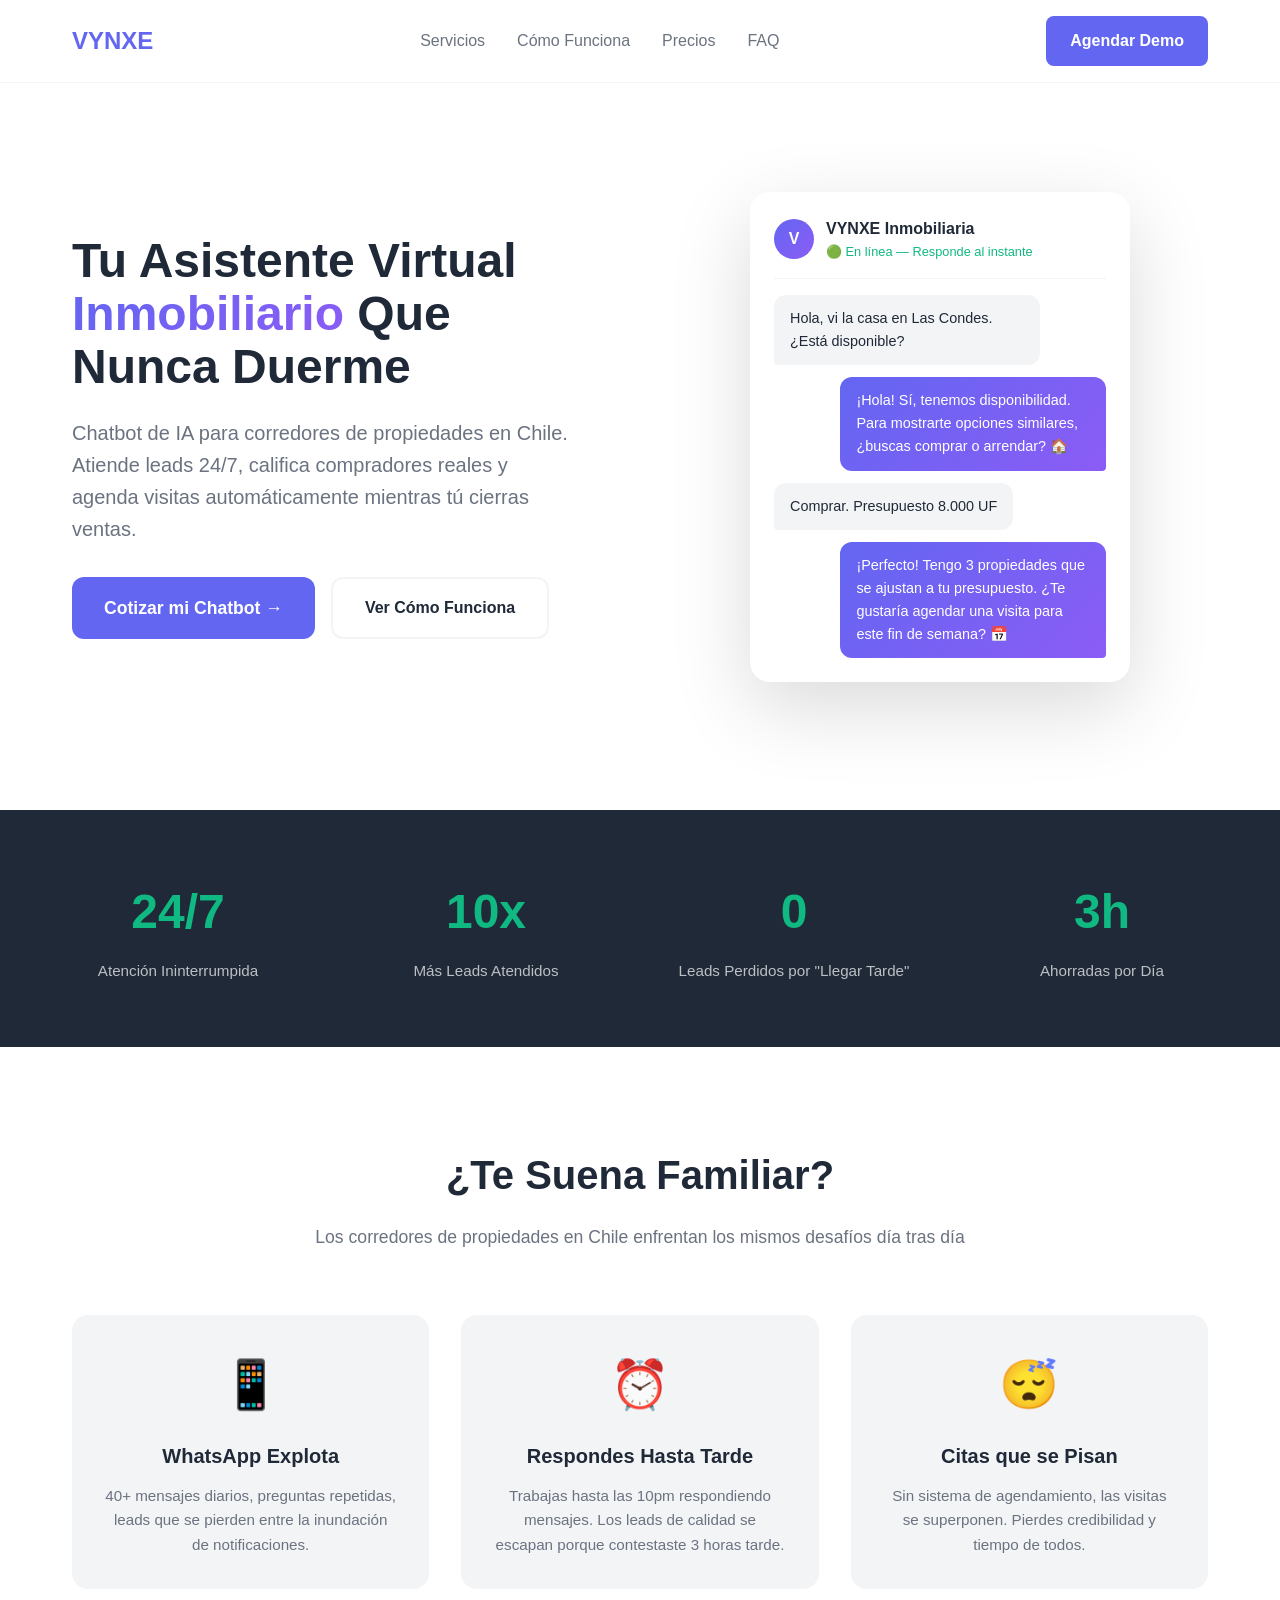
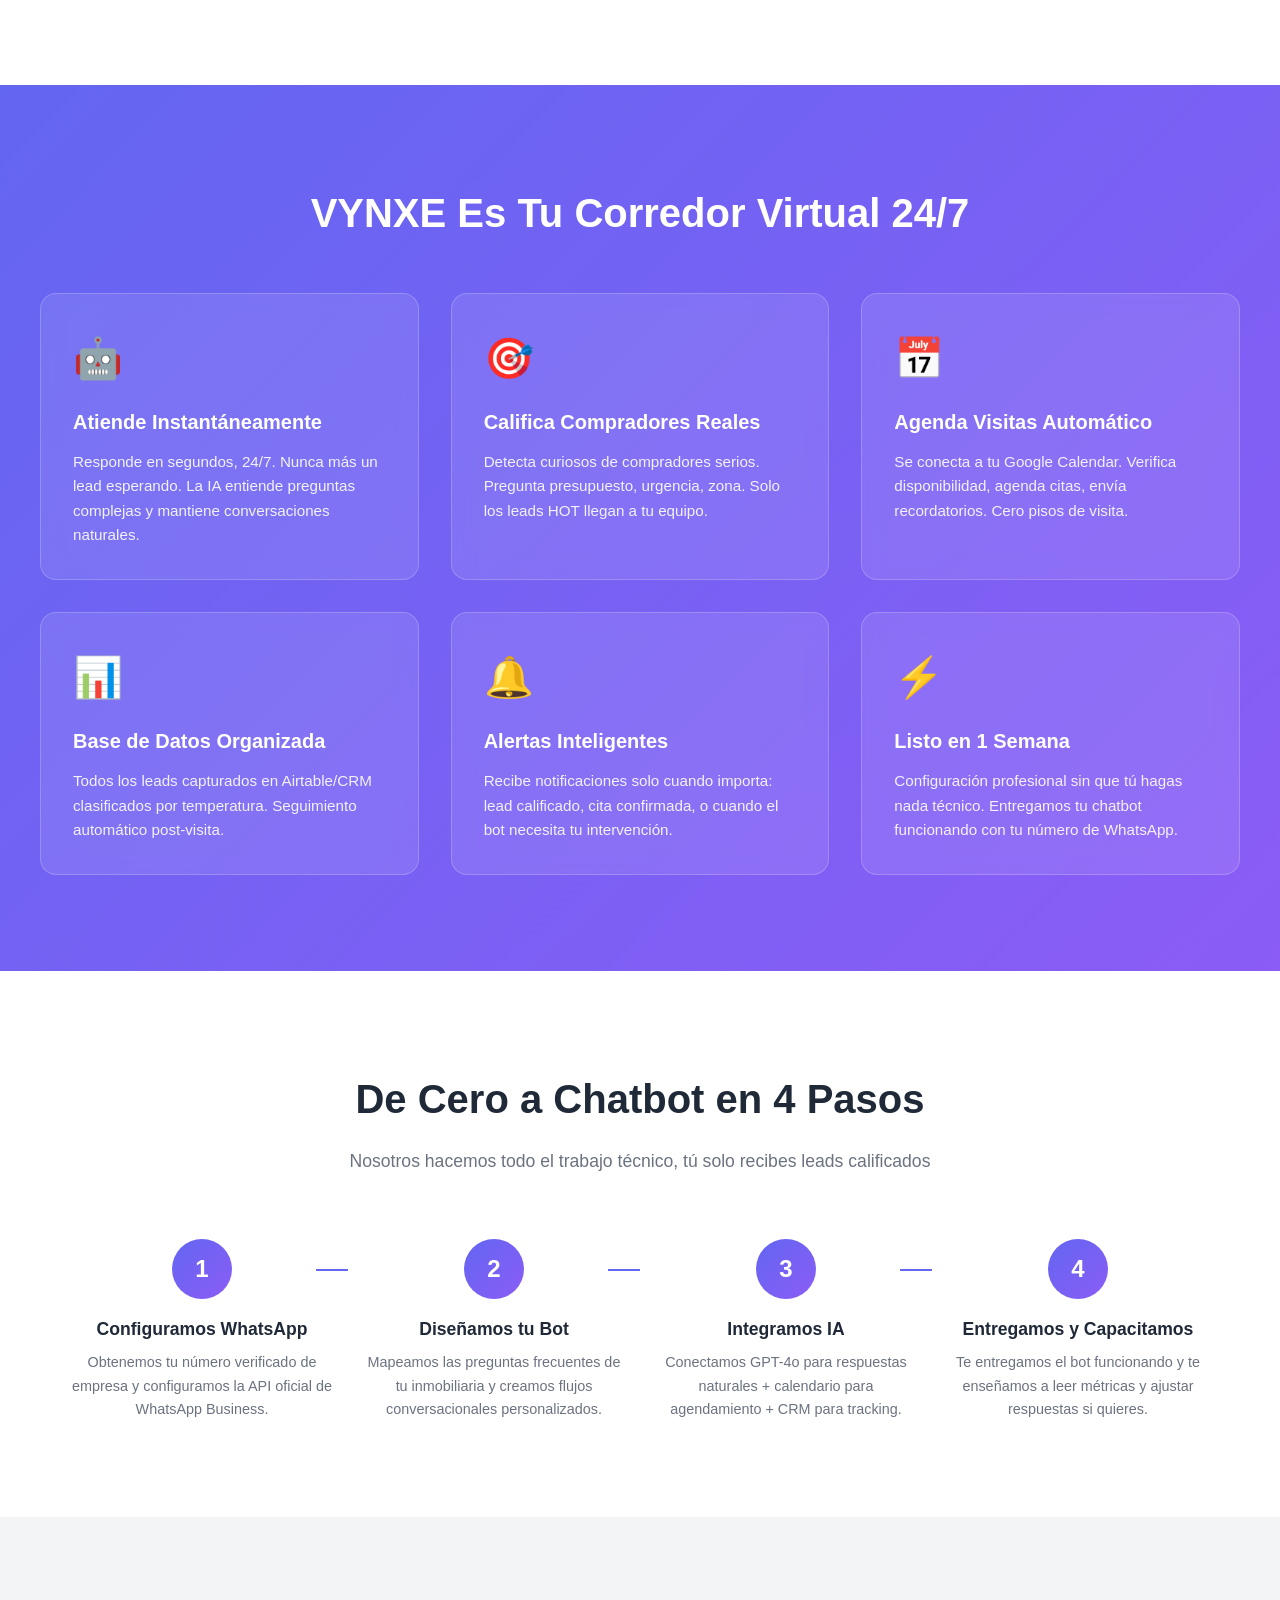
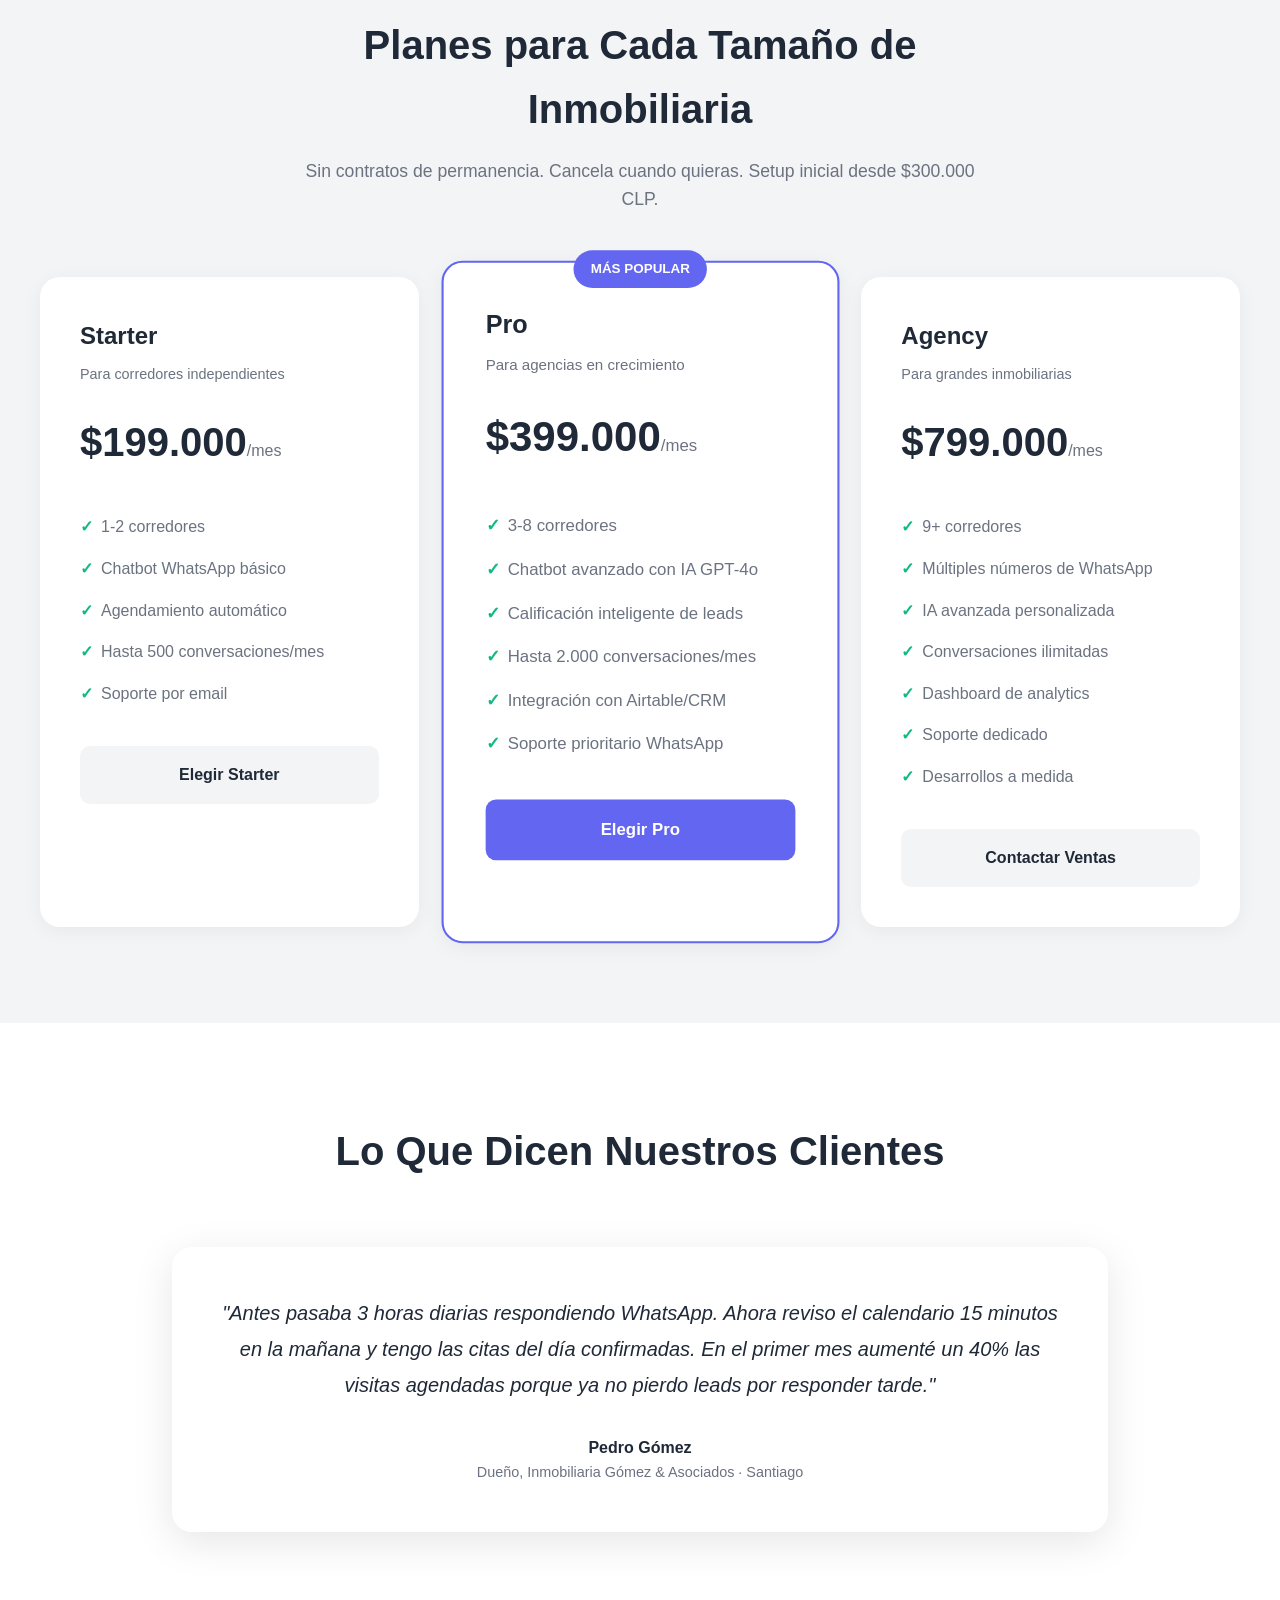
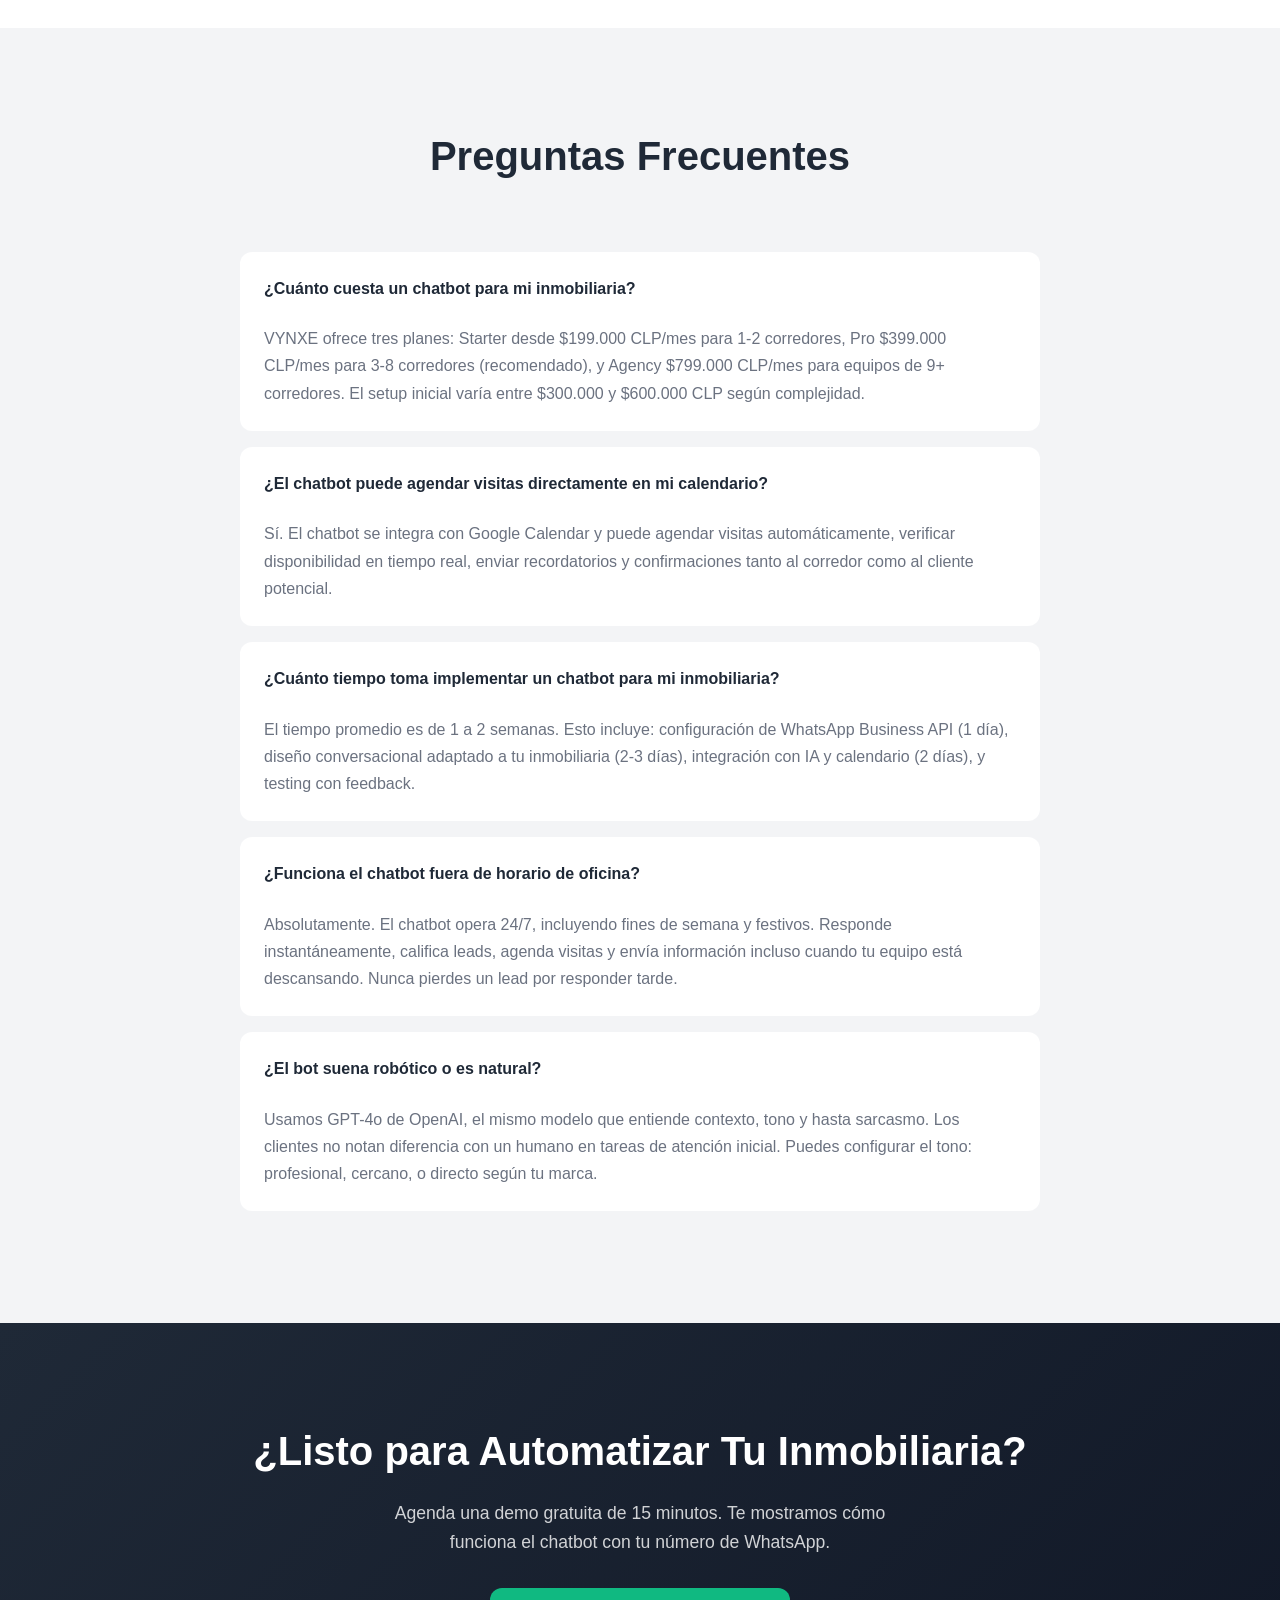
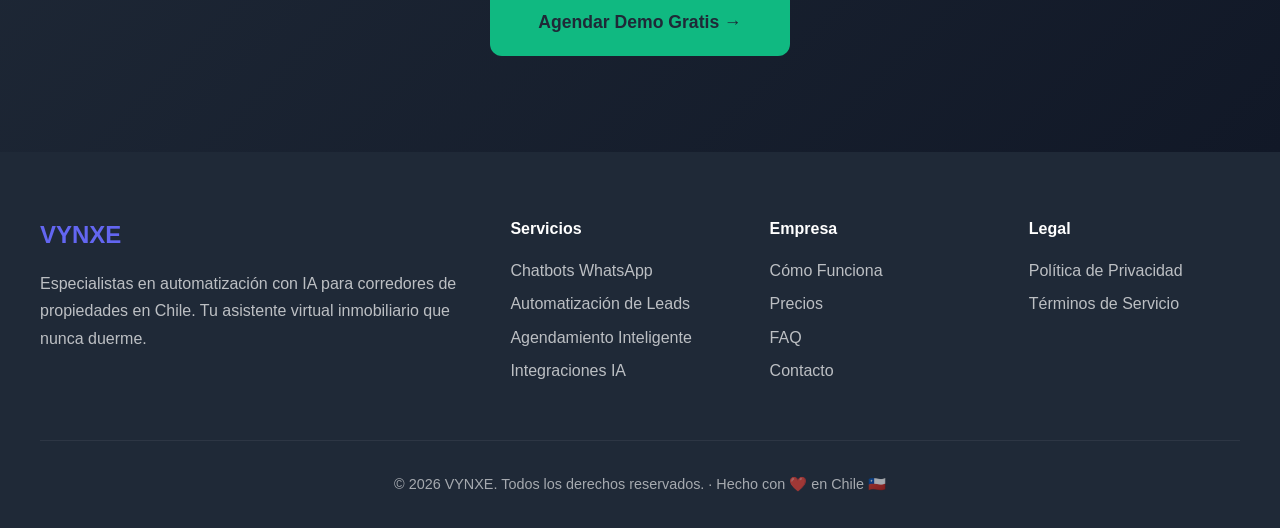
<file: vynxe-landing-inmobiliarias.html>
<!DOCTYPE html>
<html lang="es-CL">
<head>
    <meta charset="UTF-8">
    <meta name="viewport" content="width=device-width, initial-scale=1.0">
    
    <!-- SEO Meta Tags -->
    <title>VYNXE — Chatbots IA para Corredores de Propiedades | Chile</title>
    <meta name="description" content="Automatización con IA para corredores de propiedades en Chile. Chatbot WhatsApp que atiende leads 24/7, califica compradores y agenda visitas. Desde $199K/mes.">
    <meta name="keywords" content="chatbot inmobiliaria, automatización corredores propiedades, IA inmobiliaria Chile, WhatsApp Business inmobiliaria, chatbot corredor propiedades">
    <meta name="author" content="VYNXE">
    <meta name="robots" content="index, follow">
    <link rel="canonical" href="https://vynxe.cl/">
    
    <!-- Open Graph / Facebook -->
    <meta property="og:type" content="website">
    <meta property="og:url" content="https://vynxe.cl/">
    <meta property="og:title" content="VYNXE — Automatizamos Corredores de Propiedades con IA">
    <meta property="og:description" content="Tu asistente virtual inmobiliario atiende leads 24/7, califica compradores y agenda visitas automáticamente. Especialistas en inmobiliarias chilenas.">
    <meta property="og:image" content="https://vynxe.cl/og-image.jpg">
    <meta property="og:locale" content="es_CL">
    <meta property="og:site_name" content="VYNXE">
    
    <!-- Twitter -->
    <meta name="twitter:card" content="summary_large_image">
    <meta name="twitter:url" content="https://vynxe.cl/">
    <meta name="twitter:title" content="VYNXE — Chatbots IA para Corredores de Propiedades">
    <meta name="twitter:description" content="Automatiza tu inmobiliaria con IA. Chatbot WhatsApp que atiende 24/7, califica leads y agenda visitas.">
    <meta name="twitter:image" content="https://vynxe.cl/og-image.jpg">
    
    <!-- Favicon -->
    <link rel="icon" type="image/svg+xml" href="/favicon.svg">
    <link rel="apple-touch-icon" sizes="180x180" href="/apple-touch-icon.png">
    
    <!-- Schema.org Markup -->
    <script type="application/ld+json">
    {
        "@context": "https://schema.org",
        "@type": "Organization",
        "name": "VYNXE",
        "alternateName": "VYNXE Agencia de Automatización",
        "url": "https://vynxe.cl",
        "logo": "https://vynxe.cl/logo.png",
        "description": "Agencia especializada en automatización con IA para corredores de propiedades en Chile. Chatbots WhatsApp, flujos automatizados y integraciones.",
        "address": {
            "@type": "PostalAddress",
            "addressCountry": "CL",
            "addressLocality": "Santiago"
        },
        "areaServed": {
            "@type": "Country",
            "name": "Chile"
        },
        "serviceType": [
            "Automatización Inmobiliaria",
            "Chatbots WhatsApp",
            "Integraciones IA",
            "Automatización de Procesos"
        ],
        "priceRange": "$199.000 - $799.000 CLP",
        "sameAs": [
            "https://instagram.com/vynxe.cl",
            "https://linkedin.com/company/vynxe"
        ]
    }
    </script>
    
    <!-- LocalBusiness Schema -->
    <script type="application/ld+json">
    {
        "@context": "https://schema.org",
        "@type": "LocalBusiness",
        "name": "VYNXE",
        "description": "Especialistas en automatización con IA para el sector inmobiliario chileno",
        "url": "https://vynxe.cl",
        "telephone": "+56-9-XXXX-XXXX",
        "email": "hola@vynxe.cl",
        "address": {
            "@type": "PostalAddress",
            "addressCountry": "CL",
            "addressLocality": "Santiago",
            "addressRegion": "RM"
        },
        "geo": {
            "@type": "GeoCoordinates",
            "latitude": "-33.4489",
            "longitude": "-70.6693"
        },
        "openingHours": ["Mo-Fr 09:00-18:00"],
        "priceRange": "$199.000 - $799.000 CLP",
        "currenciesAccepted": "CLP",
        "paymentAccepted": "Transferencia, WebPay"
    }
    </script>
    
    <!-- FAQ Schema -->
    <script type="application/ld+json">
    {
        "@context": "https://schema.org",
        "@type": "FAQPage",
        "mainEntity": [{
            "@type": "Question",
            "name": "¿Cuánto cuesta un chatbot para mi inmobiliaria?",
            "acceptedAnswer": {
                "@type": "Answer",
                "text": "VYNXE ofrece tres planes: Starter desde $199.000 CLP/mes para 1-2 corredores, Pro $399.000 CLP/mes para 3-8 corredores (recomendado), y Agency $799.000 CLP/mes para equipos de 9+ corredores. El setup inicial varía entre $300.000 y $600.000 CLP según complejidad."
            }
        }, {
            "@type": "Question",
            "name": "¿El chatbot puede agendar visitas directamente en mi calendario?",
            "acceptedAnswer": {
                "@type": "Answer",
                "text": "Sí. El chatbot se integra con Google Calendar y puede agendar visitas automáticamente, verificar disponibilidad en tiempo real, enviar recordatorios y confirmaciones tanto al corredor como al cliente potencial."
            }
        }, {
            "@type": "Question",
            "name": "¿Cuánto tiempo toma implementar un chatbot para mi inmobiliaria?",
            "acceptedAnswer": {
                "@type": "Answer",
                "text": "El tiempo promedio es de 1 a 2 semanas. Esto incluye: configuración de WhatsApp Business API (1 día), diseño conversacional adaptado a tu inmobiliaria (2-3 días), integración con IA y calendario (2 días), y testing con feedback."
            }
        }, {
            "@type": "Question",
            "name": "¿Funciona el chatbot fuera de horario de oficina?",
            "acceptedAnswer": {
                "@type": "Answer",
                "text": "Absolutamente. El chatbot opera 24/7, incluyendo fines de semana y festivos. Responde instantáneamente, califica leads, agenda visitas y envía información incluso cuando tu equipo está descansando. Nunca pierdes un lead por responder tarde."
            }
        }]
    }
    </script>
    
    <style>
        :root {
            --primary: #6366F1;
            --primary-dark: #4F46E5;
            --secondary: #8B5CF6;
            --accent: #10B981;
            --dark: #1F2937;
            --gray: #6B7280;
            --light: #F3F4F6;
            --white: #FFFFFF;
        }
        
        * {
            margin: 0;
            padding: 0;
            box-sizing: border-box;
        }
        
        body {
            font-family: -apple-system, BlinkMacSystemFont, 'Segoe UI', Roboto, 'Helvetica Neue', Arial, sans-serif;
            line-height: 1.6;
            color: var(--dark);
            background: var(--white);
        }
        
        /* Header & Navigation */
        header {
            position: fixed;
            top: 0;
            width: 100%;
            background: rgba(255, 255, 255, 0.95);
            backdrop-filter: blur(10px);
            z-index: 1000;
            border-bottom: 1px solid var(--light);
        }
        
        nav {
            max-width: 1200px;
            margin: 0 auto;
            padding: 1rem 2rem;
            display: flex;
            justify-content: space-between;
            align-items: center;
        }
        
        .logo {
            font-size: 1.5rem;
            font-weight: 800;
            color: var(--primary);
            text-decoration: none;
        }
        
        .nav-links {
            display: flex;
            gap: 2rem;
            list-style: none;
        }
        
        .nav-links a {
            color: var(--gray);
            text-decoration: none;
            font-weight: 500;
            transition: color 0.3s;
        }
        
        .nav-links a:hover {
            color: var(--primary);
        }
        
        .nav-cta {
            background: var(--primary);
            color: var(--white);
            padding: 0.75rem 1.5rem;
            border-radius: 8px;
            text-decoration: none;
            font-weight: 600;
            transition: background 0.3s;
        }
        
        .nav-cta:hover {
            background: var(--primary-dark);
        }
        
        /* Hero Section */
        .hero {
            padding: 8rem 2rem 4rem;
            max-width: 1200px;
            margin: 0 auto;
            display: grid;
            grid-template-columns: 1fr 1fr;
            gap: 4rem;
            align-items: center;
            min-height: 90vh;
        }
        
        .hero-content h1 {
            font-size: 3rem;
            font-weight: 800;
            line-height: 1.1;
            margin-bottom: 1.5rem;
            color: var(--dark);
        }
        
        .hero-content h1 span {
            background: linear-gradient(135deg, var(--primary), var(--secondary));
            -webkit-background-clip: text;
            -webkit-text-fill-color: transparent;
            background-clip: text;
        }
        
        .hero-subtitle {
            font-size: 1.25rem;
            color: var(--gray);
            margin-bottom: 2rem;
            max-width: 500px;
        }
        
        .hero-cta {
            display: flex;
            gap: 1rem;
            flex-wrap: wrap;
        }
        
        .btn-primary {
            background: var(--primary);
            color: var(--white);
            padding: 1rem 2rem;
            border-radius: 12px;
            text-decoration: none;
            font-weight: 600;
            font-size: 1.1rem;
            transition: all 0.3s;
            display: inline-flex;
            align-items: center;
            gap: 0.5rem;
        }
        
        .btn-primary:hover {
            background: var(--primary-dark);
            transform: translateY(-2px);
            box-shadow: 0 10px 40px rgba(99, 102, 241, 0.3);
        }
        
        .btn-secondary {
            background: var(--white);
            color: var(--dark);
            padding: 1rem 2rem;
            border-radius: 12px;
            text-decoration: none;
            font-weight: 600;
            border: 2px solid var(--light);
            transition: all 0.3s;
        }
        
        .btn-secondary:hover {
            border-color: var(--primary);
            color: var(--primary);
        }
        
        .hero-visual {
            position: relative;
        }
        
        .chat-preview {
            background: var(--white);
            border-radius: 20px;
            box-shadow: 0 25px 80px rgba(0, 0, 0, 0.15);
            padding: 1.5rem;
            max-width: 380px;
            margin: 0 auto;
        }
        
        .chat-header {
            display: flex;
            align-items: center;
            gap: 0.75rem;
            padding-bottom: 1rem;
            border-bottom: 1px solid var(--light);
            margin-bottom: 1rem;
        }
        
        .chat-avatar {
            width: 40px;
            height: 40px;
            background: linear-gradient(135deg, var(--primary), var(--secondary));
            border-radius: 50%;
            display: flex;
            align-items: center;
            justify-content: center;
            color: var(--white);
            font-weight: 700;
        }
        
        .chat-name {
            font-weight: 600;
            color: var(--dark);
        }
        
        .chat-status {
            font-size: 0.8rem;
            color: var(--accent);
            display: flex;
            align-items: center;
            gap: 0.25rem;
        }
        
        .chat-messages {
            display: flex;
            flex-direction: column;
            gap: 0.75rem;
        }
        
        .message {
            max-width: 80%;
            padding: 0.75rem 1rem;
            border-radius: 12px;
            font-size: 0.9rem;
        }
        
        .message.incoming {
            background: var(--light);
            align-self: flex-start;
            border-bottom-left-radius: 4px;
        }
        
        .message.outgoing {
            background: linear-gradient(135deg, var(--primary), var(--secondary));
            color: var(--white);
            align-self: flex-end;
            border-bottom-right-radius: 4px;
        }
        
        /* Stats Section */
        .stats {
            background: var(--dark);
            color: var(--white);
            padding: 4rem 2rem;
        }
        
        .stats-container {
            max-width: 1200px;
            margin: 0 auto;
            display: grid;
            grid-template-columns: repeat(4, 1fr);
            gap: 2rem;
            text-align: center;
        }
        
        .stat-item h3 {
            font-size: 3rem;
            font-weight: 800;
            color: var(--accent);
            margin-bottom: 0.5rem;
        }
        
        .stat-item p {
            color: rgba(255, 255, 255, 0.7);
            font-size: 0.95rem;
        }
        
        /* Problem Section */
        .problem {
            padding: 6rem 2rem;
            max-width: 1200px;
            margin: 0 auto;
        }
        
        .section-header {
            text-align: center;
            max-width: 700px;
            margin: 0 auto 4rem;
        }
        
        .section-header h2 {
            font-size: 2.5rem;
            font-weight: 700;
            margin-bottom: 1rem;
            color: var(--dark);
        }
        
        .section-header p {
            color: var(--gray);
            font-size: 1.1rem;
        }
        
        .problem-grid {
            display: grid;
            grid-template-columns: repeat(3, 1fr);
            gap: 2rem;
        }
        
        .problem-card {
            background: var(--light);
            padding: 2rem;
            border-radius: 16px;
            text-align: center;
        }
        
        .problem-icon {
            font-size: 3rem;
            margin-bottom: 1rem;
        }
        
        .problem-card h3 {
            font-size: 1.25rem;
            margin-bottom: 0.75rem;
            color: var(--dark);
        }
        
        .problem-card p {
            color: var(--gray);
            font-size: 0.95rem;
        }
        
        /* Solution Section */
        .solution {
            background: linear-gradient(135deg, var(--primary), var(--secondary));
            padding: 6rem 2rem;
            color: var(--white);
        }
        
        .solution-container {
            max-width: 1200px;
            margin: 0 auto;
        }
        
        .solution h2 {
            text-align: center;
            font-size: 2.5rem;
            margin-bottom: 3rem;
        }
        
        .features-grid {
            display: grid;
            grid-template-columns: repeat(3, 1fr);
            gap: 2rem;
        }
        
        .feature-card {
            background: rgba(255, 255, 255, 0.1);
            backdrop-filter: blur(10px);
            padding: 2rem;
            border-radius: 16px;
            border: 1px solid rgba(255, 255, 255, 0.2);
        }
        
        .feature-icon {
            font-size: 2.5rem;
            margin-bottom: 1rem;
        }
        
        .feature-card h3 {
            font-size: 1.25rem;
            margin-bottom: 0.75rem;
        }
        
        .feature-card p {
            opacity: 0.9;
            font-size: 0.95rem;
            line-height: 1.6;
        }
        
        /* How It Works */
        .how-it-works {
            padding: 6rem 2rem;
            max-width: 1200px;
            margin: 0 auto;
        }
        
        .steps {
            display: grid;
            grid-template-columns: repeat(4, 1fr);
            gap: 2rem;
            margin-top: 3rem;
        }
        
        .step {
            text-align: center;
            position: relative;
        }
        
        .step:not(:last-child)::after {
            content: '';
            position: absolute;
            top: 30px;
            right: -1rem;
            width: 2rem;
            height: 2px;
            background: var(--primary);
        }
        
        .step-number {
            width: 60px;
            height: 60px;
            background: linear-gradient(135deg, var(--primary), var(--secondary));
            color: var(--white);
            border-radius: 50%;
            display: flex;
            align-items: center;
            justify-content: center;
            font-size: 1.5rem;
            font-weight: 700;
            margin: 0 auto 1rem;
        }
        
        .step h3 {
            font-size: 1.1rem;
            margin-bottom: 0.5rem;
            color: var(--dark);
        }
        
        .step p {
            color: var(--gray);
            font-size: 0.9rem;
        }
        
        /* Pricing */
        .pricing {
            padding: 6rem 2rem;
            background: var(--light);
        }
        
        .pricing-container {
            max-width: 1200px;
            margin: 0 auto;
        }
        
        .pricing-grid {
            display: grid;
            grid-template-columns: repeat(3, 1fr);
            gap: 2rem;
            margin-top: 3rem;
        }
        
        .pricing-card {
            background: var(--white);
            border-radius: 20px;
            padding: 2.5rem;
            box-shadow: 0 4px 20px rgba(0, 0, 0, 0.05);
            position: relative;
        }
        
        .pricing-card.popular {
            border: 2px solid var(--primary);
            transform: scale(1.05);
        }
        
        .popular-badge {
            position: absolute;
            top: -12px;
            left: 50%;
            transform: translateX(-50%);
            background: var(--primary);
            color: var(--white);
            padding: 0.5rem 1rem;
            border-radius: 20px;
            font-size: 0.8rem;
            font-weight: 600;
        }
        
        .pricing-card h3 {
            font-size: 1.5rem;
            margin-bottom: 0.5rem;
            color: var(--dark);
        }
        
        .pricing-card .subtitle {
            color: var(--gray);
            font-size: 0.9rem;
            margin-bottom: 1.5rem;
        }
        
        .price {
            font-size: 2.5rem;
            font-weight: 800;
            color: var(--dark);
            margin-bottom: 0.25rem;
        }
        
        .price span {
            font-size: 1rem;
            font-weight: 400;
            color: var(--gray);
        }
        
        .pricing-card ul {
            list-style: none;
            margin: 2rem 0;
        }
        
        .pricing-card li {
            padding: 0.5rem 0;
            color: var(--gray);
            display: flex;
            align-items: center;
            gap: 0.5rem;
        }
        
        .pricing-card li::before {
            content: '✓';
            color: var(--accent);
            font-weight: 700;
        }
        
        .pricing-cta {
            display: block;
            text-align: center;
            padding: 1rem;
            border-radius: 10px;
            text-decoration: none;
            font-weight: 600;
            transition: all 0.3s;
        }
        
        .pricing-card.popular .pricing-cta {
            background: var(--primary);
            color: var(--white);
        }
        
        .pricing-card:not(.popular) .pricing-cta {
            background: var(--light);
            color: var(--dark);
        }
        
        /* Testimonials */
        .testimonials {
            padding: 6rem 2rem;
            max-width: 1000px;
            margin: 0 auto;
        }
        
        .testimonial {
            background: var(--white);
            padding: 3rem;
            border-radius: 20px;
            box-shadow: 0 10px 40px rgba(0, 0, 0, 0.1);
            text-align: center;
        }
        
        .testimonial-text {
            font-size: 1.25rem;
            color: var(--dark);
            margin-bottom: 2rem;
            font-style: italic;
            line-height: 1.8;
        }
        
        .testimonial-author {
            font-weight: 700;
            color: var(--dark);
        }
        
        .testimonial-role {
            color: var(--gray);
            font-size: 0.9rem;
        }
        
        /* FAQ Section */
        .faq {
            padding: 6rem 2rem;
            background: var(--light);
        }
        
        .faq-container {
            max-width: 800px;
            margin: 0 auto;
        }
        
        .faq-item {
            background: var(--white);
            border-radius: 12px;
            margin-bottom: 1rem;
            overflow: hidden;
        }
        
        .faq-question {
            padding: 1.5rem;
            font-weight: 600;
            color: var(--dark);
            cursor: pointer;
            display: flex;
            justify-content: space-between;
            align-items: center;
        }
        
        .faq-answer {
            padding: 0 1.5rem 1.5rem;
            color: var(--gray);
            line-height: 1.7;
        }
        
        /* CTA Section */
        .cta-section {
            background: linear-gradient(135deg, var(--dark), #111827);
            color: var(--white);
            padding: 6rem 2rem;
            text-align: center;
        }
        
        .cta-section h2 {
            font-size: 2.5rem;
            margin-bottom: 1rem;
        }
        
        .cta-section p {
            opacity: 0.8;
            font-size: 1.1rem;
            margin-bottom: 2rem;
            max-width: 500px;
            margin-left: auto;
            margin-right: auto;
        }
        
        .cta-large {
            background: var(--accent);
            color: var(--dark);
            padding: 1.25rem 3rem;
            border-radius: 12px;
            text-decoration: none;
            font-weight: 700;
            font-size: 1.1rem;
            display: inline-block;
            transition: all 0.3s;
        }
        
        .cta-large:hover {
            transform: translateY(-2px);
            box-shadow: 0 10px 40px rgba(16, 185, 129, 0.3);
        }
        
        /* Footer */
        footer {
            background: var(--dark);
            color: var(--white);
            padding: 4rem 2rem 2rem;
        }
        
        .footer-container {
            max-width: 1200px;
            margin: 0 auto;
            display: grid;
            grid-template-columns: 2fr 1fr 1fr 1fr;
            gap: 3rem;
        }
        
        .footer-brand h3 {
            font-size: 1.5rem;
            margin-bottom: 1rem;
            color: var(--primary);
        }
        
        .footer-brand p {
            opacity: 0.7;
            line-height: 1.7;
        }
        
        .footer-links h4 {
            margin-bottom: 1rem;
            font-size: 1rem;
        }
        
        .footer-links ul {
            list-style: none;
        }
        
        .footer-links li {
            margin-bottom: 0.5rem;
        }
        
        .footer-links a {
            color: rgba(255, 255, 255, 0.7);
            text-decoration: none;
            transition: color 0.3s;
        }
        
        .footer-links a:hover {
            color: var(--white);
        }
        
        .footer-bottom {
            max-width: 1200px;
            margin: 3rem auto 0;
            padding-top: 2rem;
            border-top: 1px solid rgba(255, 255, 255, 0.1);
            text-align: center;
            opacity: 0.6;
            font-size: 0.9rem;
        }
        
        /* Mobile Responsive */
        @media (max-width: 1024px) {
            .hero {
                grid-template-columns: 1fr;
                text-align: center;
                gap: 3rem;
            }
            
            .hero-content h1 {
                font-size: 2.5rem;
            }
            
            .hero-subtitle {
                margin-left: auto;
                margin-right: auto;
            }
            
            .hero-cta {
                justify-content: center;
            }
            
            .stats-container,
            .problem-grid,
            .features-grid,
            .pricing-grid {
                grid-template-columns: repeat(2, 1fr);
            }
            
            .steps {
                grid-template-columns: repeat(2, 1fr);
            }
            
            .step:not(:last-child)::after {
                display: none;
            }
            
            .footer-container {
                grid-template-columns: repeat(2, 1fr);
            }
        }
        
        @media (max-width: 640px) {
            .nav-links {
                display: none;
            }
            
            .hero {
                padding: 6rem 1.5rem 3rem;
            }
            
            .hero-content h1 {
                font-size: 2rem;
            }
            
            .stats-container,
            .problem-grid,
            .features-grid,
            .pricing-grid,
            .steps {
                grid-template-columns: 1fr;
            }
            
            .pricing-card.popular {
                transform: none;
            }
            
            .section-header h2,
            .solution h2,
            .cta-section h2 {
                font-size: 1.75rem;
            }
            
            .footer-container {
                grid-template-columns: 1fr;
                text-align: center;
            }
        }
    </style>
</head>
<body>
    <!-- Header -->
    <header>
        <nav>
            <a href="/" class="logo">VYNXE</a>
            <ul class="nav-links">
                <li><a href="#servicios">Servicios</a></li>
                <li><a href="#como-funciona">Cómo Funciona</a></li>
                <li><a href="#precios">Precios</a></li>
                <li><a href="#faq">FAQ</a></li>
            </ul>
            <a href="#contacto" class="nav-cta">Agendar Demo</a>
        </nav>
    </header>

    <!-- Hero Section -->
    <section class="hero">
        <div class="hero-content">
            <h1>Tu Asistente Virtual <span>Inmobiliario</span> Que Nunca Duerme</h1>
            <p class="hero-subtitle">Chatbot de IA para corredores de propiedades en Chile. Atiende leads 24/7, califica compradores reales y agenda visitas automáticamente mientras tú cierras ventas.</p>
            <div class="hero-cta">
                <a href="#contacto" class="btn-primary">Cotizar mi Chatbot →</a>
                <a href="#como-funciona" class="btn-secondary">Ver Cómo Funciona</a>
            </div>
        </div>
        <div class="hero-visual">
            <div class="chat-preview">
                <div class="chat-header">
                    <div class="chat-avatar">V</div>
                    <div>
                        <div class="chat-name">VYNXE Inmobiliaria</div>
                        <div class="chat-status">🟢 En línea — Responde al instante</div>
                    </div>
                </div>
                <div class="chat-messages">
                    <div class="message incoming">Hola, vi la casa en Las Condes. ¿Está disponible?</div>
                    <div class="message outgoing">¡Hola! Sí, tenemos disponibilidad. Para mostrarte opciones similares, ¿buscas comprar o arrendar? 🏠</div>
                    <div class="message incoming">Comprar. Presupuesto 8.000 UF</div>
                    <div class="message outgoing">¡Perfecto! Tengo 3 propiedades que se ajustan a tu presupuesto. ¿Te gustaría agendar una visita para este fin de semana? 📅</div>
                </div>
            </div>
        </div>
    </section>

    <!-- Stats Section -->
    <section class="stats">
        <div class="stats-container">
            <div class="stat-item">
                <h3>24/7</h3>
                <p>Atención Ininterrumpida</p>
            </div>
            <div class="stat-item">
                <h3>10x</h3>
                <p>Más Leads Atendidos</p>
            </div>
            <div class="stat-item">
                <h3>0</h3>
                <p>Leads Perdidos por "Llegar Tarde"</p>
            </div>
            <div class="stat-item">
                <h3>3h</h3>
                <p>Ahorradas por Día</p>
            </div>
        </div>
    </section>

    <!-- Problem Section -->
    <section class="problem" id="problema">
        <div class="section-header">
            <h2>¿Te Suena Familiar?</h2>
            <p>Los corredores de propiedades en Chile enfrentan los mismos desafíos día tras día</p>
        </div>
        <div class="problem-grid">
            <div class="problem-card">
                <div class="problem-icon">📱</div>
                <h3>WhatsApp Explota</h3>
                <p>40+ mensajes diarios, preguntas repetidas, leads que se pierden entre la inundación de notificaciones.</p>
            </div>
            <div class="problem-card">
                <div class="problem-icon">⏰</div>
                <h3>Respondes Hasta Tarde</h3>
                <p>Trabajas hasta las 10pm respondiendo mensajes. Los leads de calidad se escapan porque contestaste 3 horas tarde.</p>
            </div>
            <div class="problem-card">
                <div class="problem-icon">😴</div>
                <h3>Citas que se Pisan</h3>
                <p>Sin sistema de agendamiento, las visitas se superponen. Pierdes credibilidad y tiempo de todos.</p>
            </div>
        </div>
    </section>

    <!-- Solution Section -->
    <section class="solution" id="servicios">
        <div class="solution-container">
            <h2>VYNXE Es Tu Corredor Virtual 24/7</h2>
            <div class="features-grid">
                <div class="feature-card">
                    <div class="feature-icon">🤖</div>
                    <h3>Atiende Instantáneamente</h3>
                    <p>Responde en segundos, 24/7. Nunca más un lead esperando. La IA entiende preguntas complejas y mantiene conversaciones naturales.</p>
                </div>
                <div class="feature-card">
                    <div class="feature-icon">🎯</div>
                    <h3>Califica Compradores Reales</h3>
                    <p>Detecta curiosos de compradores serios. Pregunta presupuesto, urgencia, zona. Solo los leads HOT llegan a tu equipo.</p>
                </div>
                <div class="feature-card">
                    <div class="feature-icon">📅</div>
                    <h3>Agenda Visitas Automático</h3>
                    <p>Se conecta a tu Google Calendar. Verifica disponibilidad, agenda citas, envía recordatorios. Cero pisos de visita.</p>
                </div>
                <div class="feature-card">
                    <div class="feature-icon">📊</div>
                    <h3>Base de Datos Organizada</h3>
                    <p>Todos los leads capturados en Airtable/CRM clasificados por temperatura. Seguimiento automático post-visita.</p>
                </div>
                <div class="feature-card">
                    <div class="feature-icon">🔔</div>
                    <h3>Alertas Inteligentes</h3>
                    <p>Recibe notificaciones solo cuando importa: lead calificado, cita confirmada, o cuando el bot necesita tu intervención.</p>
                </div>
                <div class="feature-card">
                    <div class="feature-icon">⚡</div>
                    <h3>Listo en 1 Semana</h3>
                    <p>Configuración profesional sin que tú hagas nada técnico. Entregamos tu chatbot funcionando con tu número de WhatsApp.</p>
                </div>
            </div>
        </div>
    </section>

    <!-- How It Works -->
    <section class="how-it-works" id="como-funciona">
        <div class="section-header">
            <h2>De Cero a Chatbot en 4 Pasos</h2>
            <p>Nosotros hacemos todo el trabajo técnico, tú solo recibes leads calificados</p>
        </div>
        <div class="steps">
            <div class="step">
                <div class="step-number">1</div>
                <h3>Configuramos WhatsApp</h3>
                <p>Obtenemos tu número verificado de empresa y configuramos la API oficial de WhatsApp Business.</p>
            </div>
            <div class="step">
                <div class="step-number">2</div>
                <h3>Diseñamos tu Bot</h3>
                <p>Mapeamos las preguntas frecuentes de tu inmobiliaria y creamos flujos conversacionales personalizados.</p>
            </div>
            <div class="step">
                <div class="step-number">3</div>
                <h3>Integramos IA</h3>
                <p>Conectamos GPT-4o para respuestas naturales + calendario para agendamiento + CRM para tracking.</p>
            </div>
            <div class="step">
                <div class="step-number">4</div>
                <h3>Entregamos y Capacitamos</h3>
                <p>Te entregamos el bot funcionando y te enseñamos a leer métricas y ajustar respuestas si quieres.</p>
            </div>
        </div>
    </section>

    <!-- Pricing -->
    <section class="pricing" id="precios">
        <div class="pricing-container">
            <div class="section-header">
                <h2>Planes para Cada Tamaño de Inmobiliaria</h2>
                <p>Sin contratos de permanencia. Cancela cuando quieras. Setup inicial desde $300.000 CLP.</p>
            </div>
            <div class="pricing-grid">
                <div class="pricing-card">
                    <h3>Starter</h3>
                    <p class="subtitle">Para corredores independientes</p>
                    <div class="price">$199.000<span>/mes</span></div>
                    <ul>
                        <li>1-2 corredores</li>
                        <li>Chatbot WhatsApp básico</li>
                        <li>Agendamiento automático</li>
                        <li>Hasta 500 conversaciones/mes</li>
                        <li>Soporte por email</li>
                    </ul>
                    <a href="#contacto" class="pricing-cta">Elegir Starter</a>
                </div>
                <div class="pricing-card popular">
                    <span class="popular-badge">MÁS POPULAR</span>
                    <h3>Pro</h3>
                    <p class="subtitle">Para agencias en crecimiento</p>
                    <div class="price">$399.000<span>/mes</span></div>
                    <ul>
                        <li>3-8 corredores</li>
                        <li>Chatbot avanzado con IA GPT-4o</li>
                        <li>Calificación inteligente de leads</li>
                        <li>Hasta 2.000 conversaciones/mes</li>
                        <li>Integración con Airtable/CRM</li>
                        <li>Soporte prioritario WhatsApp</li>
                    </ul>
                    <a href="#contacto" class="pricing-cta">Elegir Pro</a>
                </div>
                <div class="pricing-card">
                    <h3>Agency</h3>
                    <p class="subtitle">Para grandes inmobiliarias</p>
                    <div class="price">$799.000<span>/mes</span></div>
                    <ul>
                        <li>9+ corredores</li>
                        <li>Múltiples números de WhatsApp</li>
                        <li>IA avanzada personalizada</li>
                        <li>Conversaciones ilimitadas</li>
                        <li>Dashboard de analytics</li>
                        <li>Soporte dedicado</li>
                        <li>Desarrollos a medida</li>
                    </ul>
                    <a href="#contacto" class="pricing-cta">Contactar Ventas</a>
                </div>
            </div>
        </div>
    </section>

    <!-- Testimonial -->
    <section class="testimonials">
        <div class="section-header">
            <h2>Lo Que Dicen Nuestros Clientes</h2>
        </div>
        <div class="testimonial">
            <p class="testimonial-text">"Antes pasaba 3 horas diarias respondiendo WhatsApp. Ahora reviso el calendario 15 minutos en la mañana y tengo las citas del día confirmadas. En el primer mes aumenté un 40% las visitas agendadas porque ya no pierdo leads por responder tarde."</p>
            <div class="testimonial-author">Pedro Gómez</div>
            <div class="testimonial-role">Dueño, Inmobiliaria Gómez & Asociados · Santiago</div>
        </div>
    </section>

    <!-- FAQ -->
    <section class="faq" id="faq">
        <div class="faq-container">
            <div class="section-header">
                <h2>Preguntas Frecuentes</h2>
            </div>
            <div class="faq-item">
                <div class="faq-question">¿Cuánto cuesta un chatbot para mi inmobiliaria?</div>
                <div class="faq-answer">VYNXE ofrece tres planes: Starter desde $199.000 CLP/mes para 1-2 corredores, Pro $399.000 CLP/mes para 3-8 corredores (recomendado), y Agency $799.000 CLP/mes para equipos de 9+ corredores. El setup inicial varía entre $300.000 y $600.000 CLP según complejidad.</div>
            </div>
            <div class="faq-item">
                <div class="faq-question">¿El chatbot puede agendar visitas directamente en mi calendario?</div>
                <div class="faq-answer">Sí. El chatbot se integra con Google Calendar y puede agendar visitas automáticamente, verificar disponibilidad en tiempo real, enviar recordatorios y confirmaciones tanto al corredor como al cliente potencial.</div>
            </div>
            <div class="faq-item">
                <div class="faq-question">¿Cuánto tiempo toma implementar un chatbot para mi inmobiliaria?</div>
                <div class="faq-answer">El tiempo promedio es de 1 a 2 semanas. Esto incluye: configuración de WhatsApp Business API (1 día), diseño conversacional adaptado a tu inmobiliaria (2-3 días), integración con IA y calendario (2 días), y testing con feedback.</div>
            </div>
            <div class="faq-item">
                <div class="faq-question">¿Funciona el chatbot fuera de horario de oficina?</div>
                <div class="faq-answer">Absolutamente. El chatbot opera 24/7, incluyendo fines de semana y festivos. Responde instantáneamente, califica leads, agenda visitas y envía información incluso cuando tu equipo está descansando. Nunca pierdes un lead por responder tarde.</div>
            </div>
            <div class="faq-item">
                <div class="faq-question">¿El bot suena robótico o es natural?</div>
                <div class="faq-answer">Usamos GPT-4o de OpenAI, el mismo modelo que entiende contexto, tono y hasta sarcasmo. Los clientes no notan diferencia con un humano en tareas de atención inicial. Puedes configurar el tono: profesional, cercano, o directo según tu marca.</div>
            </div>
        </div>
    </section>

    <!-- CTA Section -->
    <section class="cta-section" id="contacto">
        <h2>¿Listo para Automatizar Tu Inmobiliaria?</h2>
        <p>Agenda una demo gratuita de 15 minutos. Te mostramos cómo funciona el chatbot con tu número de WhatsApp.</p>
        <a href="https://calendly.com/vynxe/demo" class="cta-large">Agendar Demo Gratis →</a>
    </section>

    <!-- Footer -->
    <footer>
        <div class="footer-container">
            <div class="footer-brand">
                <h3>VYNXE</h3>
                <p>Especialistas en automatización con IA para corredores de propiedades en Chile. Tu asistente virtual inmobiliario que nunca duerme.</p>
            </div>
            <div class="footer-links">
                <h4>Servicios</h4>
                <ul>
                    <li><a href="#servicios">Chatbots WhatsApp</a></li>
                    <li><a href="#servicios">Automatización de Leads</a></li>
                    <li><a href="#servicios">Agendamiento Inteligente</a></li>
                    <li><a href="#servicios">Integraciones IA</a></li>
                </ul>
            </div>
            <div class="footer-links">
                <h4>Empresa</h4>
                <ul>
                    <li><a href="#como-funciona">Cómo Funciona</a></li>
                    <li><a href="#precios">Precios</a></li>
                    <li><a href="#faq">FAQ</a></li>
                    <li><a href="mailto:hola@vynxe.cl">Contacto</a></li>
                </ul>
            </div>
            <div class="footer-links">
                <h4>Legal</h4>
                <ul>
                    <li><a href="/privacidad">Política de Privacidad</a></li>
                    <li><a href="/terminos">Términos de Servicio</a></li>
                </ul>
            </div>
        </div>
        <div class="footer-bottom">
            © 2026 VYNXE. Todos los derechos reservados. · Hecho con ❤️ en Chile 🇨🇱
        </div>
    </footer>
</body>
</html>
</file>
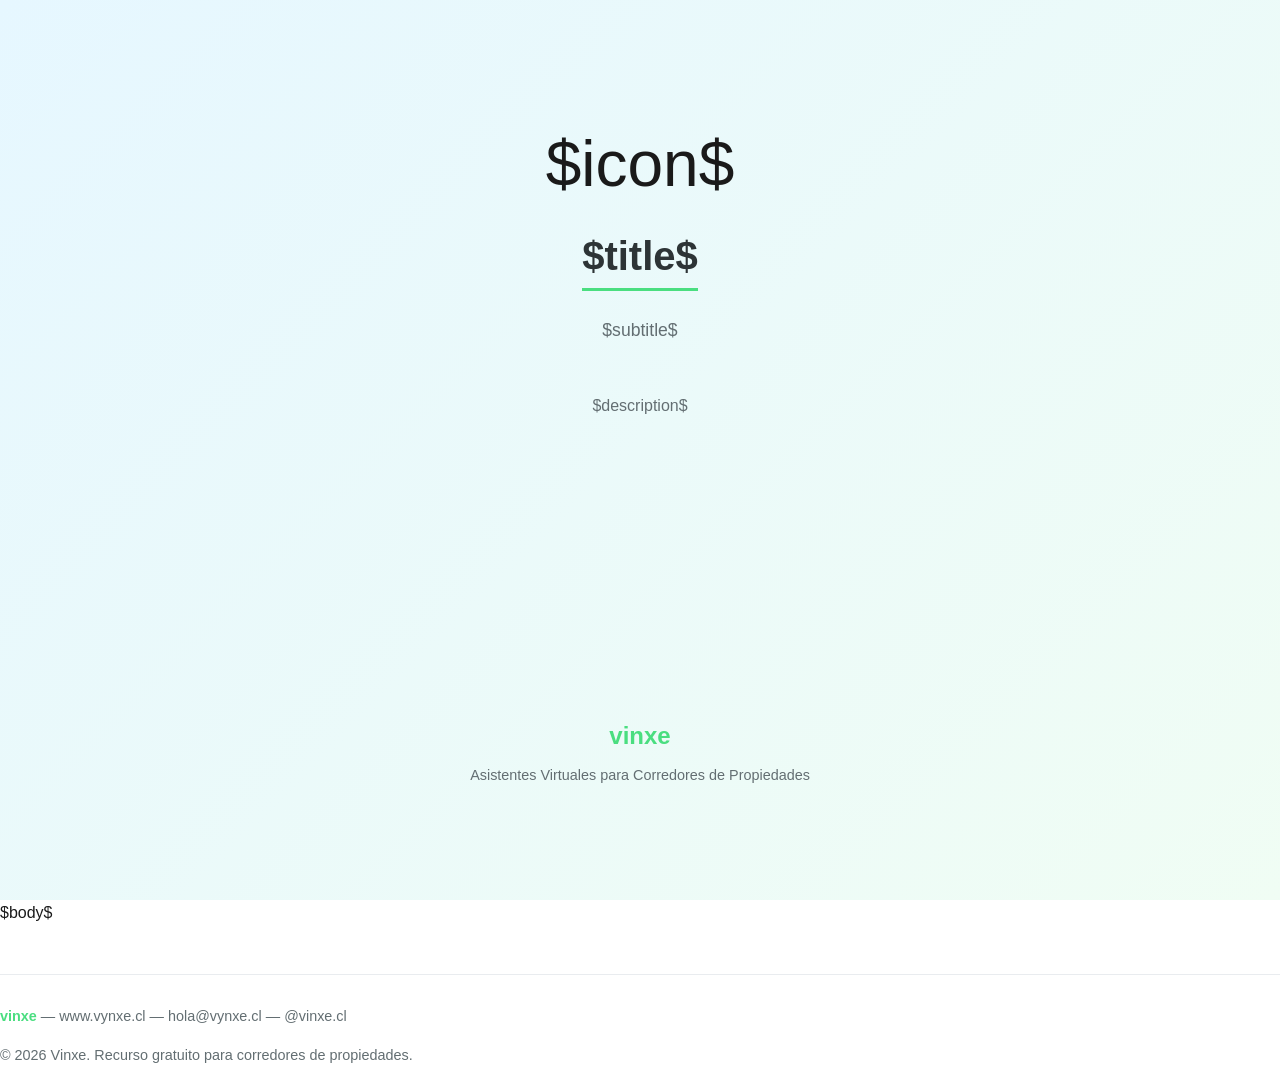
<file: lead-magnets/template.html>
<!DOCTYPE html>
<html lang="es">
<head>
    <meta charset="UTF-8">
    <meta name="viewport" content="width=device-width, initial-scale=1.0">
    <title>$title$</title>
    <style>
        @page {
            size: A4;
            margin: 2cm;
        }
        
        * {
            box-sizing: border-box;
        }
        
        body {
            font-family: 'Inter', -apple-system, BlinkMacSystemFont, 'Segoe UI', Roboto, sans-serif;
            line-height: 1.6;
            color: #1a1a1a;
            max-width: 100%;
            margin: 0;
            padding: 0;
        }
        
        /* Cover Page */
        .cover {
            height: 100vh;
            display: flex;
            flex-direction: column;
            justify-content: center;
            align-items: center;
            text-align: center;
            background: linear-gradient(135deg, #E6F7FF 0%, #F0FDF4 100%);
            padding: 3cm;
            page-break-after: always;
        }
        
        .cover-icon {
            font-size: 4rem;
            margin-bottom: 1rem;
        }
        
        .cover h1 {
            font-size: 2.5rem;
            font-weight: 800;
            color: #2D3436;
            margin-bottom: 0.5rem;
            line-height: 1.2;
        }
        
        .cover .subtitle {
            font-size: 1.1rem;
            color: #636E72;
            margin-bottom: 2rem;
        }
        
        .cover .description {
            font-size: 1rem;
            color: #636E72;
            max-width: 80%;
            margin-bottom: 3rem;
        }
        
        .cover-brand {
            margin-top: auto;
            padding-top: 2rem;
        }
        
        .cover-brand .logo {
            font-size: 1.5rem;
            font-weight: 700;
            color: #4ADE80;
            margin-bottom: 0.5rem;
        }
        
        .cover-brand .tagline {
            font-size: 0.9rem;
            color: #636E72;
        }
        
        /* Content */
        .content {
            padding: 0;
        }
        
        h1 {
            font-size: 1.8rem;
            font-weight: 700;
            color: #2D3436;
            margin-top: 0;
            margin-bottom: 1rem;
            border-bottom: 3px solid #4ADE80;
            padding-bottom: 0.5rem;
        }
        
        h2 {
            font-size: 1.4rem;
            font-weight: 600;
            color: #2D3436;
            margin-top: 2rem;
            margin-bottom: 1rem;
        }
        
        h3 {
            font-size: 1.1rem;
            font-weight: 600;
            color: #4ADE80;
            margin-top: 1.5rem;
            margin-bottom: 0.75rem;
        }
        
        p {
            margin-bottom: 1rem;
            text-align: justify;
        }
        
        /* Checkboxes */
        input[type="checkbox"] {
            width: 1.2rem;
            height: 1.2rem;
            margin-right: 0.5rem;
            accent-color: #4ADE80;
        }
        
        /* Lists */
        ul, ol {
            margin-bottom: 1rem;
            padding-left: 1.5rem;
        }
        
        li {
            margin-bottom: 0.5rem;
        }
        
        /* Blockquotes / Highlight boxes */
        blockquote, .highlight-box {
            background: #F8F9FA;
            border-left: 4px solid #4ADE80;
            padding: 1rem 1.5rem;
            margin: 1.5rem 0;
            font-style: italic;
        }
        
        /* Code blocks for templates */
        pre {
            background: #F8F9FA;
            border: 1px solid #E9ECEF;
            border-radius: 8px;
            padding: 1rem;
            overflow-x: auto;
            white-space: pre-wrap;
            word-wrap: break-word;
            font-family: 'Monaco', 'Menlo', monospace;
            font-size: 0.9rem;
            line-height: 1.5;
            margin: 1rem 0;
        }
        
        code {
            font-family: 'Monaco', 'Menlo', monospace;
            background: #F8F9FA;
            padding: 0.2rem 0.4rem;
            border-radius: 4px;
            font-size: 0.9em;
        }
        
        /* Tables */
        table {
            width: 100%;
            border-collapse: collapse;
            margin: 1.5rem 0;
        }
        
        th, td {
            border: 1px solid #E9ECEF;
            padding: 0.75rem;
            text-align: left;
        }
        
        th {
            background: #F8F9FA;
            font-weight: 600;
        }
        
        /* CTA Section */
        .cta-section {
            background: linear-gradient(135deg, #E6F7FF 0%, #F0FDF4 100%);
            padding: 2rem;
            border-radius: 12px;
            margin: 2rem 0;
            text-align: center;
        }
        
        .cta-section h3 {
            color: #2D3436;
            margin-top: 0;
        }
        
        .cta-button {
            display: inline-block;
            background: #4ADE80;
            color: white;
            padding: 0.75rem 2rem;
            border-radius: 8px;
            text-decoration: none;
            font-weight: 600;
            margin-top: 1rem;
        }
        
        /* Footer */
        .footer {
            margin-top: 3rem;
            padding-top: 1rem;
            border-top: 1px solid #E9ECEF;
            text-align: center;
            font-size: 0.9rem;
            color: #636E72;
        }
        
        .footer-brand {
            font-weight: 700;
            color: #4ADE80;
        }
        
        /* Emojis */
        .emoji {
            font-size: 1.2em;
        }
        
        /* Page breaks */
        .page-break {
            page-break-before: always;
        }
        
        /* Input fields for calculator */
        .input-field {
            border: 2px solid #4ADE80;
            border-radius: 8px;
            padding: 0.5rem 1rem;
            font-size: 1.1rem;
            width: 150px;
            text-align: center;
            margin: 0 0.5rem;
        }
        
        /* Results boxes */
        .result-box {
            background: #F0FDF4;
            border: 2px solid #4ADE80;
            border-radius: 12px;
            padding: 1.5rem;
            margin: 1rem 0;
            text-align: center;
        }
        
        .result-box .number {
            font-size: 2rem;
            font-weight: 800;
            color: #4ADE80;
        }
        
        .result-box .label {
            font-size: 0.9rem;
            color: #636E72;
        }
        
        /* Horizontal rules */
        hr {
            border: none;
            border-top: 2px solid #E9ECEF;
            margin: 2rem 0;
        }
        
        /* Strong emphasis */
        strong {
            color: #2D3436;
            font-weight: 600;
        }
        
        /* Section separator */
        .section-separator {
            text-align: center;
            margin: 2rem 0;
            color: #4ADE80;
            font-size: 1.5rem;
        }
    </style>
</head>
<body>
    <div class="cover">
        <div class="cover-icon">$icon$</div>
        <h1>$title$</h1>
        <p class="subtitle">$subtitle$</p>
        <p class="description">$description$</p>
        <div class="cover-brand">
            <div class="logo">vinxe</div>
            <div class="tagline">Asistentes Virtuales para Corredores de Propiedades</div>
        </div>
    </div>
    <div class="content">
        $body$
    </div>
    <div class="footer">
        <p><span class="footer-brand">vinxe</span> — www.vynxe.cl — hola@vynxe.cl — @vinxe.cl</p>
        <p>© 2026 Vinxe. Recurso gratuito para corredores de propiedades.</p>
    </div>
</body>
</html>
</file>
